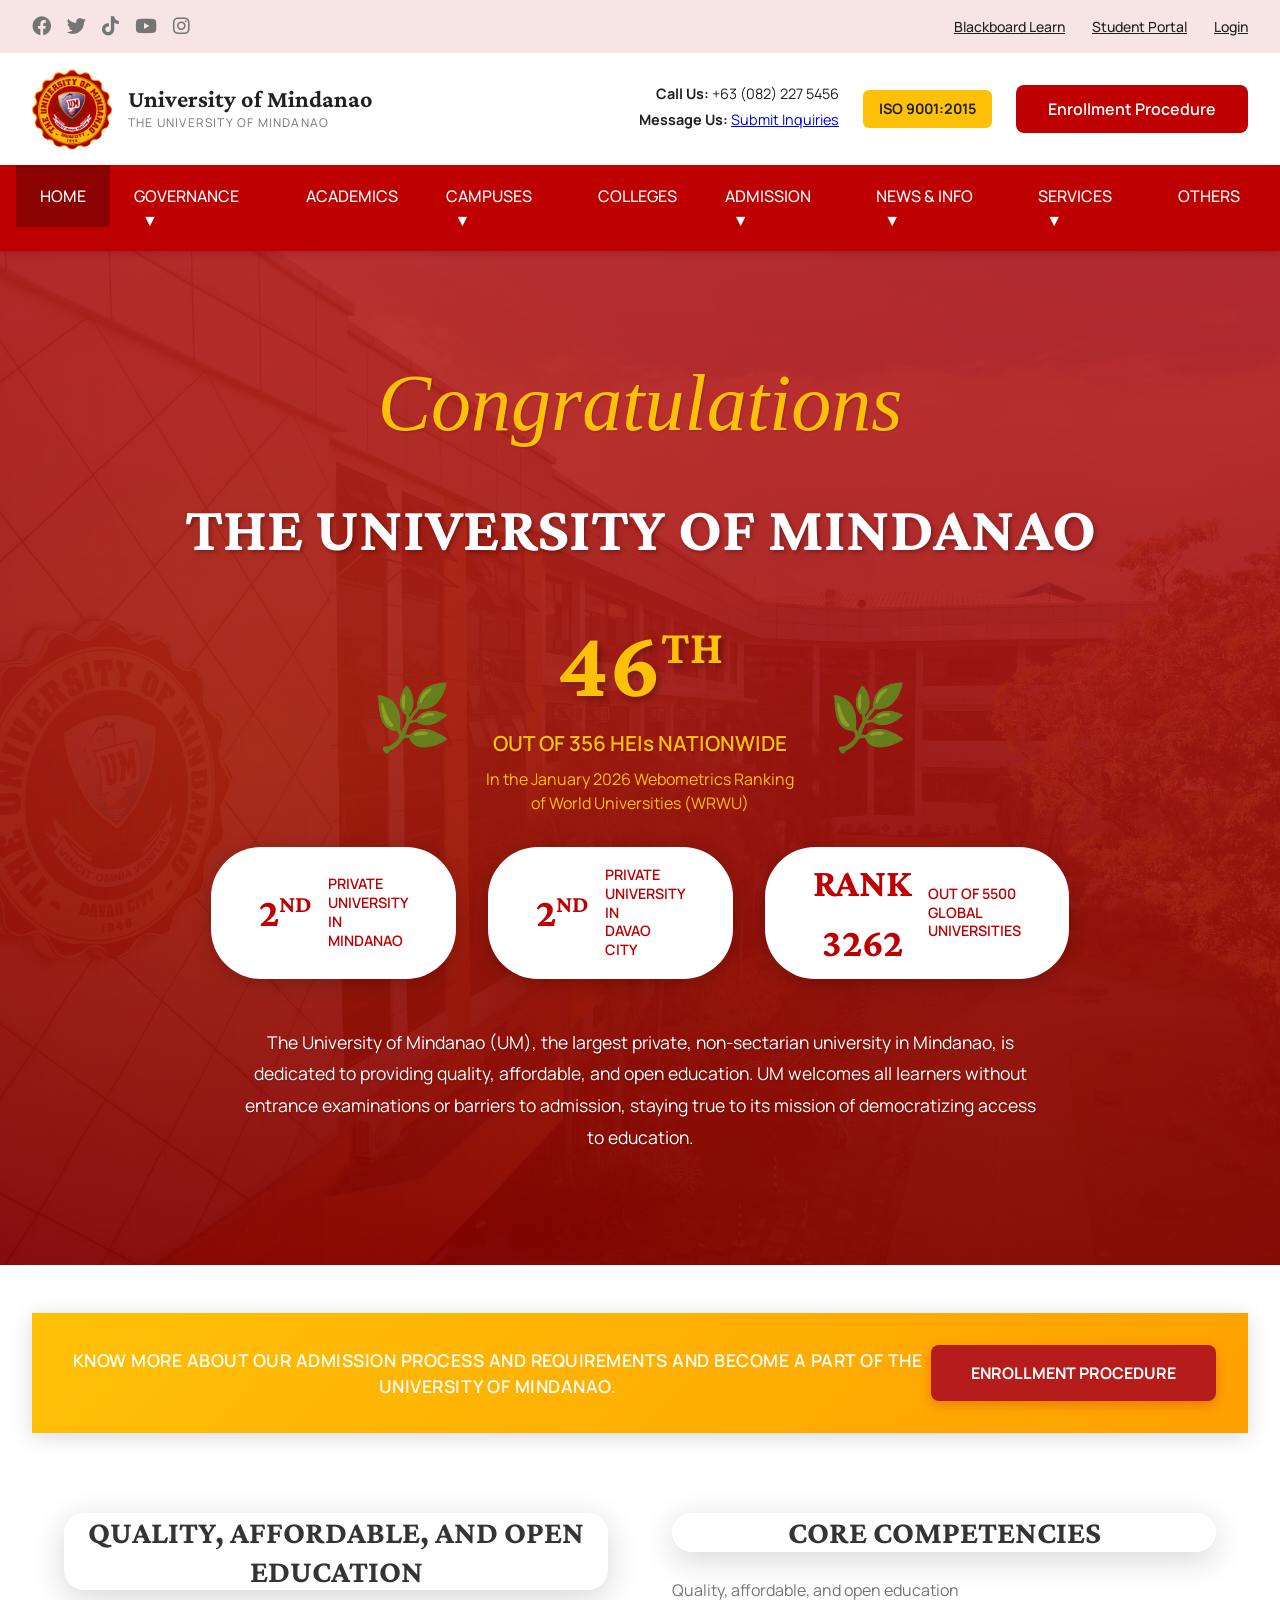
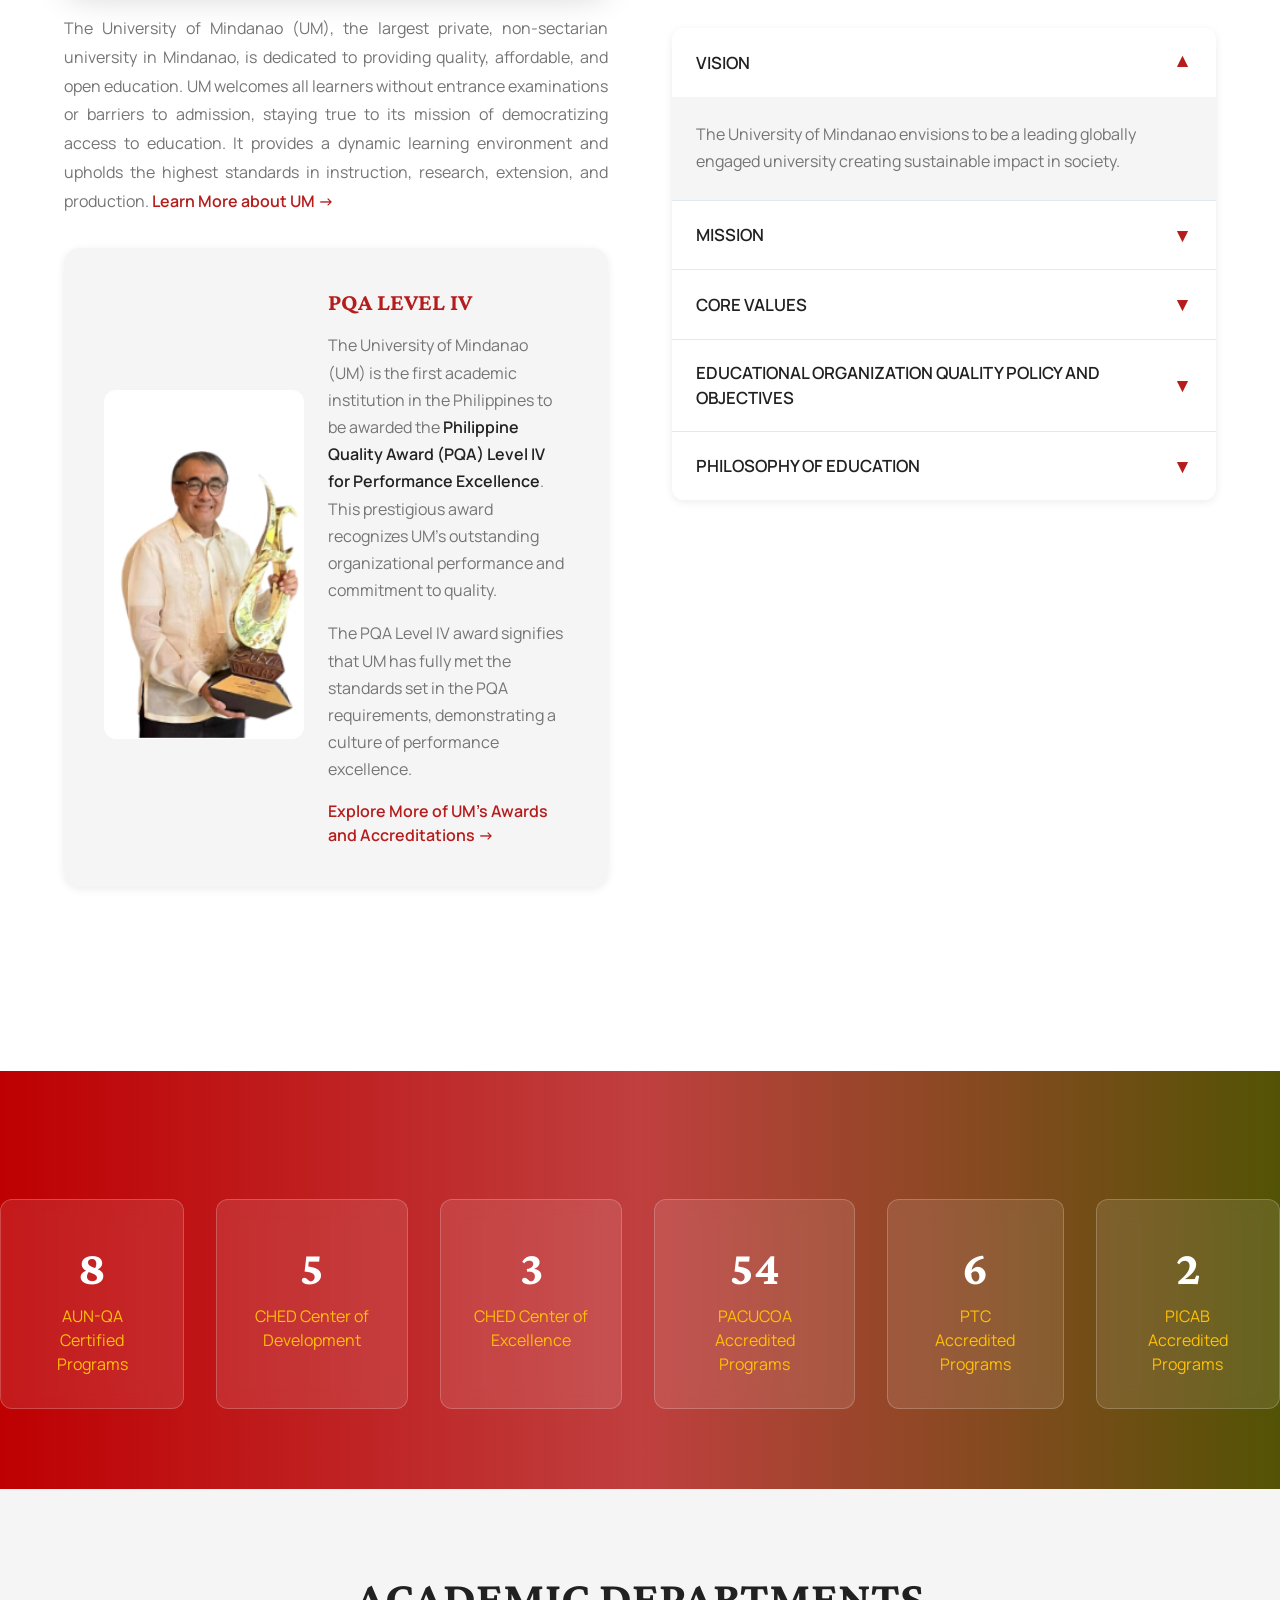
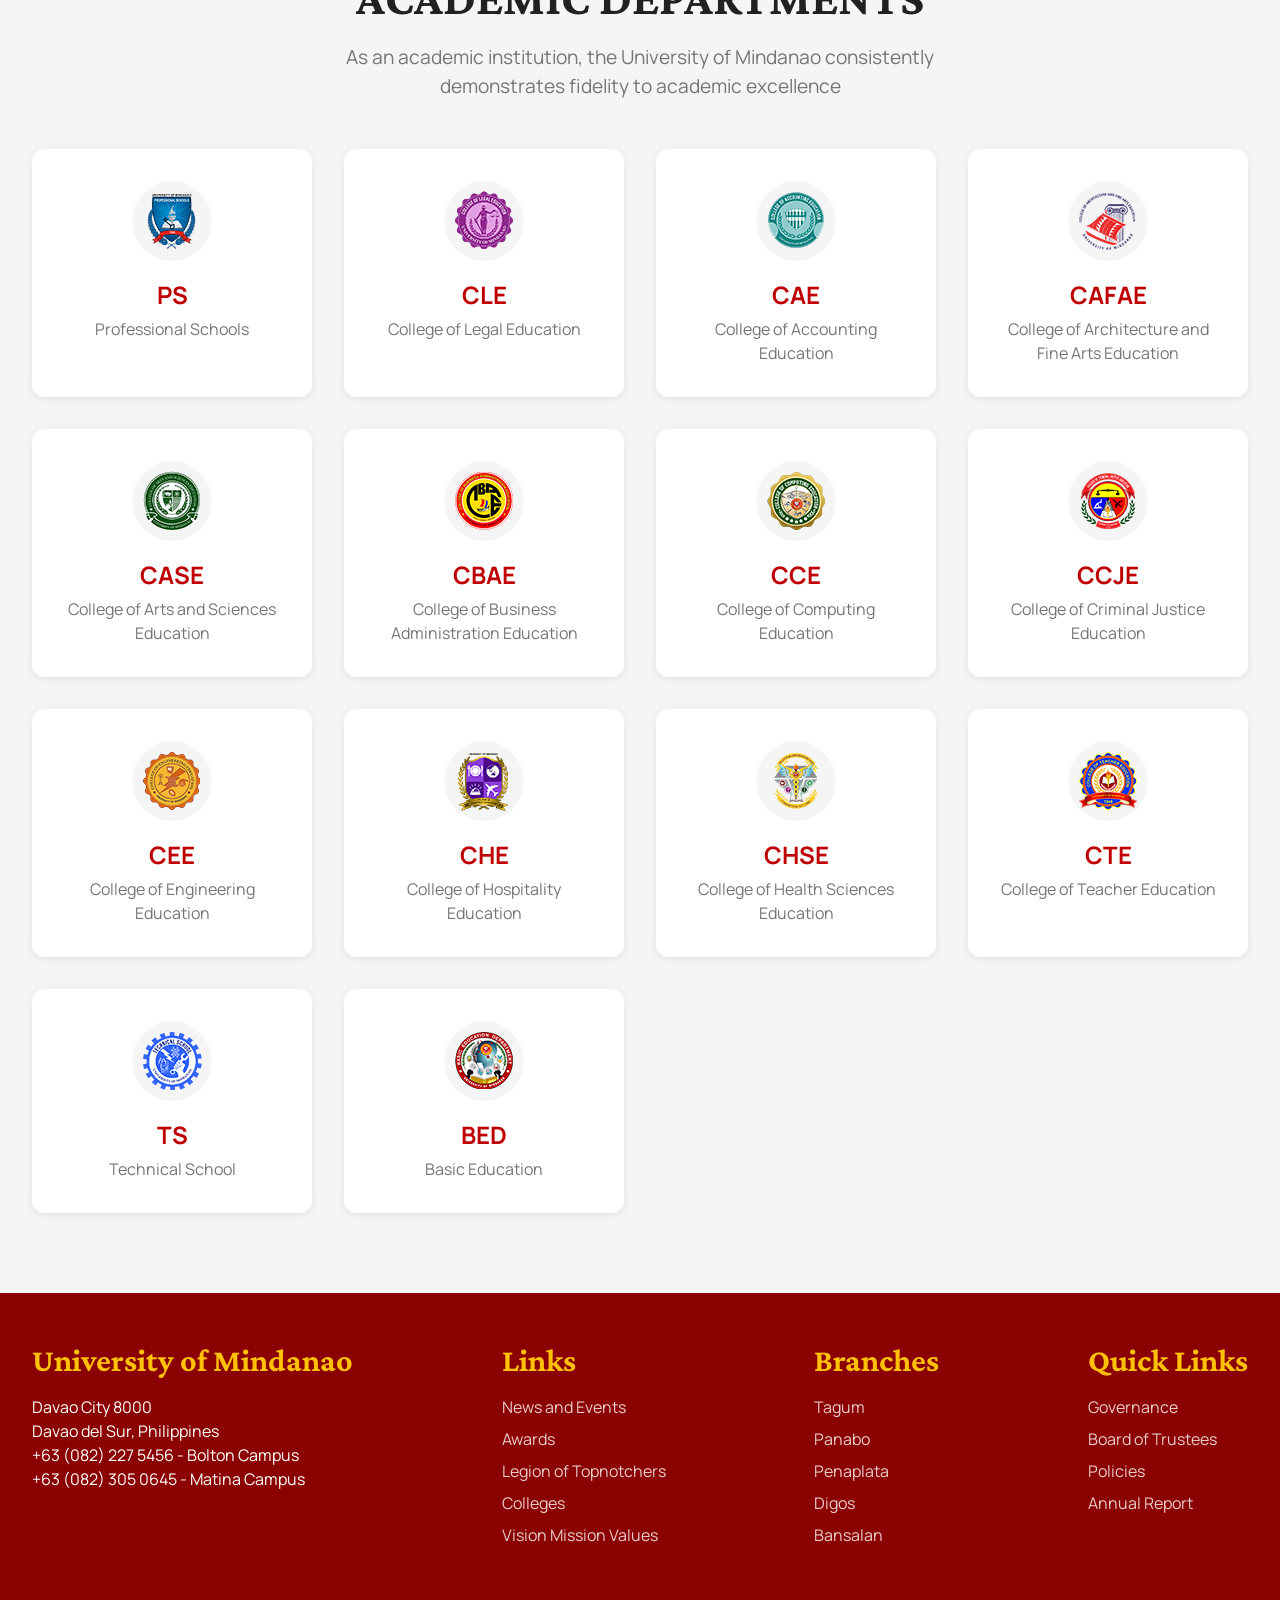
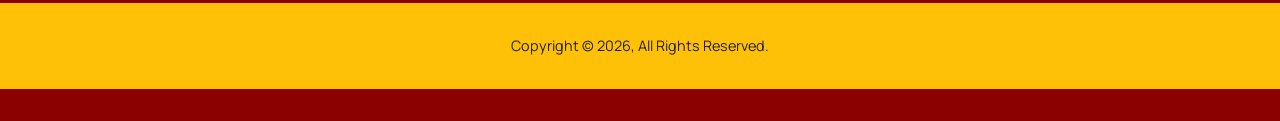
<file: index.html>
<!DOCTYPE html>
<html lang="en">

<head>
    <meta charset="UTF-8">
    <meta name="viewport" content="width=device-width, initial-scale=1.0">
    <title>University of Mindanao</title>
    <meta name="description"
        content="The University of Mindanao is the largest private, non-sectarian university in Mindanao, offering quality, affordable, and accessible education since 1946.">
    <link rel="preconnect" href="https://fonts.googleapis.com">
    <link rel="preconnect" href="https://fonts.gstatic.com" crossorigin>
    <link
        href="https://fonts.googleapis.com/css2?family=Crimson+Pro:wght@400;600;700&family=Manrope:wght@400;500;600;700&display=swap"
        rel="stylesheet">
    <link rel="stylesheet" href="https://cdnjs.cloudflare.com/ajax/libs/font-awesome/6.0.0/css/all.min.css">
    <link rel="stylesheet" href="styles.css">
</head>

<body>
    <div class="header-top">
        <div class="header-top-container">
            <div class="social-links">
                <a href="#"><i class="fab fa-facebook"></i></a>
                <a href="#"><i class="fab fa-twitter"></i></a>
                <a href="#"><i class="fab fa-tiktok"></i></a>
                <a href="#"><i class="fab fa-youtube"></i></a>
                <a href="#"><i class="fab fa-instagram"></i></a>
            </div>
            <div class="header-links">
                <a href="#">Blackboard Learn</a>
                <a href="#">Student Portal</a>
                <a href="#">Login</a>
            </div>
        </div>
    </div>

    <div class="header-main">
        <div class="logo-container">
            <a href="index.html" style="display: flex; align-items: center; gap: 1rem; text-decoration: none; color: inherit;">
            <div class="logo-image"></div>
            <div class="logo-text">
                <h1>University of Mindanao</h1>
                <p class="tagline">The University of Mindanao</p>
            </div>
            </a>
        </div>

        <div class="header-actions">
            <div class="contact-info">
                <span class="contact-item"><strong>Call Us:</strong> +63 (082) 227 5456</span>
                <span class="contact-item"><strong>Message Us:</strong> <a href="#">Submit Inquiries</a></span>
            </div>
            <div class="iso-badge">ISO 9001:2015</div>
            <a href="#" class="enroll-btn">Enrollment Procedure</a>
        </div>
    </div>

    <header>
        <nav>
            <div class="nav-container">
                <ul>
                    <li><a href="index.html" class="active">HOME</a></li>
                    <li class="dropdown">
                        <a href="governance.html">GOVERNANCE </a>
                        <div class="dropdown-content">
                            <a href="board_of_trustees.html">BOARD OF TRUSTEES</a>
                            <a href="policies.html">POLICIES</a>
                            <a href="annual_report.html">ANNUAL REPORT</a>
                        </div>
                    </li>
                    <li><a href="#">ACADEMICS</a></li>                    
                    <li class="dropdown">
                        <a href="">CAMPUSES</a>
                        <div class="dropdown-content">
                            <a href="https://umindanao.edu.ph/redirect/umbansalan">UM BANSALAN</a>
                            <a href="https://umindanao.edu.ph/redirect/umdigos">UM DIGOS</a>
                            <a href="https://umindanao.edu.ph/redirect/umpanabo">UM PANABO</a>
                            <a href="https://umindanao.edu.ph/redirect/umpenaplata">UM PEÑAPLATA</a>
                            <a href="https://umindanao.edu.ph/redirect/umtagum">UM TAGUM</a>
                    </li>
                    <li><a href="colleges.html">COLLEGES</a></li>
                    <li class="dropdown">
                        <a href="#">ADMISSION</a>
                        <div class="dropdown-content">
                            <a href="admission.html">REQUIREMENTS</a>
                            <a href="admission.html">REGISTRATION GUIDELINES</a>
                            <a href="admission.html">GRADING SYSTEM</a>
                            <a href="admission.html">ENROLLMENT PROCEDURE</a>
                        </div>
                    </li>
                    <li class="dropdown">
                        <a href="#">NEWS & INFO</a>
                        <div class="dropdown-content">
                            <a href="index.html">NEWS & EVENTS</a>
                            <a href="index.html">STUDENT ACTIVITIES</a>
                            <a href="index.html">ACCREDITATIONS & AWARDS</a>
                            <a href="index.html">LEGION OF TOPNOTCHERS</a>
                            <a href="index.html">FREQUENTLY ASKED QUESTIONS</a>
                        </div>
                    </li>
                    <li class="dropdown">
                        <a href="#">SERVICES</a>
                        <div class="dropdown-content">
                            <a href="index.html">INTERNATIONALIZATION</a>
                            <a href="index.html">SCHOLARSHIP</a>
                            <a href="index.html">ACADEMIC SUPPORT</a>
                            <a href="index.html">NEWS & EVENTS</a>
                            <a href="index.html">STUDENT ACTIVITIES</a>
                            <a href="index.html">ACCREDITATIONS & AWARDS</a>
                            <a href="index.html">LEGION OF TOPNOTCHERS</a>
                            <a href="index.html">FREQUENTLY ASKED QUESTIONS</a>
                            <a href="index.html">NEWS & EVENTS</a>
                            <a href="index.html">STUDENT ACTIVITIES</a>
                            <a href="index.html">ACASDASDS</a>
                        </div>
                    </li>
                    <li><a href="#">OTHERS</a></li>
                </ul>
            </div>
        </nav>
    </header>

    <main>
        <section class="hero">
            <div class="container">
                <p class="hero-subtitle" style="font-size: 5rem; margin-bottom: 1rem;">Congratulations</p>
                <h1>THE UNIVERSITY OF MINDANAO</h1>

                <div class="achievement-banner">
                    <div style="display: flex; align-items: center; justify-content: center;">
                        <span class="laurel-icon">🌿</span>
                        <div>
                            <div class="achievement-rank">46<sup>TH</sup></div>
                            <div class="achievement-text">OUT OF 356 HEIs NATIONWIDE</div>
                            <div class="achievement-subtext">In the January 2026 Webometrics Ranking of World
                                Universities (WRWU)</div>
                        </div>
                        <span class="laurel-icon">🌿</span>
                    </div>

                    <div class="ranking-badges">
                        <div class="ranking-badge">
                            <div class="ranking-number">2<sup>ND</sup></div>
                            <div class="ranking-text">PRIVATE<br>UNIVERSITY IN<br>MINDANAO</div>
                        </div>
                        <div class="ranking-badge">
                            <div class="ranking-number">2<sup>ND</sup></div>
                            <div class="ranking-text">PRIVATE<br>UNIVERSITY IN<br>DAVAO CITY</div>
                        </div>
                        <div class="ranking-badge">
                            <div class="ranking-number">RANK<br>3262</div>
                            <div class="ranking-text">OUT OF 5500<br>GLOBAL<br>UNIVERSITIES</div>
                        </div>
                    </div>
                </div>

                <p style="font-size: 1.1rem; max-width: 800px; margin: 2rem auto;">The University of Mindanao (UM), the
                    largest private, non-sectarian university in Mindanao, is dedicated to providing quality,
                    affordable, and open education. UM welcomes all learners without entrance examinations or barriers
                    to admission, staying true to its mission of democratizing access to education.</p>

                
            </div>
        </section>

        <section class="section-light">
            <div class="container">
                <!-- CTA Banner (Goes right after hero section) -->
                <div class="cta-banner">
                    <div class="cta-content">
                        KNOW MORE ABOUT OUR ADMISSION PROCESS AND REQUIREMENTS AND BECOME A PART OF THE UNIVERSITY OF
                        MINDANAO.
                    </div>
                    <a href="#" class="cta-btn">ENROLLMENT PROCEDURE</a>
                </div>

                <!-- Main Content Section -->
                <section class="section-light">
                    <div class="container">
                        <div class="two-column-section">
                            <!-- Left Column: Quality, Affordable Education -->
                            <div class="content-column">
                                <h2>QUALITY, AFFORDABLE, AND OPEN EDUCATION</h2>
                                <p class="content-text">The University of Mindanao (UM), the largest private,
                                    non-sectarian university in Mindanao, is dedicated to providing quality, affordable,
                                    and open education. UM welcomes all learners without entrance examinations or
                                    barriers to admission, staying true to its mission of democratizing access to
                                    education. It provides a dynamic learning environment and upholds the highest
                                    standards in instruction, research, extension, and production. <a href="#" class="learn-more-link">Learn More about UM →</a></p>

                                <!-- PQA Level IV Section -->
                                <div class="pqa-section">
                                    <div class="pqa-image">
                                        <img src="./images/Screenshot 2026-02-16 194105.png"
                                            alt="PQA Level IV Award">
                                    </div>
                                    <div class="pqa-content">
                                        <h3>PQA LEVEL IV</h3>
                                        <p>The University of Mindanao (UM) is the first academic institution in the
                                            Philippines to be awarded the <span class="pqa-highlight">Philippine Quality
                                                Award (PQA) Level IV for Performance Excellence</span>. This prestigious
                                            award recognizes UM's outstanding organizational performance and commitment
                                            to quality.</p>
                                        <p>The PQA Level IV award signifies that UM has fully met the standards set in
                                            the PQA requirements, demonstrating a culture of performance excellence.</p>
                                        <a href="#" class="learn-more-link">Explore More of UM's Awards and
                                            Accreditations →</a>
                                    </div>
                                </div>
                            </div>

                            <!-- Right Column: Core Competencies with Accordion -->
                            <div class="content-column">
                                <h2>CORE COMPETENCIES</h2>
                                <p class="content-text">Quality, affordable, and open education</p>
                                <div class="accordion">
                                    <!-- Vision - Open by default -->
                                    <details class="accordion-item" open>
                                        <summary class="accordion-header">
                                            <span>VISION</span>
                                            <span class="accordion-icon">▼</span>
                                        </summary>
                                        <div class="accordion-content">
                                            <div class="accordion-body">
                                                The University of Mindanao envisions to be a leading globally engaged
                                                university creating sustainable impact in society.
                                            </div>
                                        </div>
                                    </details>

                                    <!-- Mission -->
                                    <details class="accordion-item">
                                        <summary class="accordion-header">
                                            <span>MISSION</span>
                                            <span class="accordion-icon">▼</span>
                                        </summary>
                                        <div class="accordion-content">
                                            <div class="accordion-body">
                                                The University of Mindanao seeks to provide a dynamic learning
                                                environment through the highest standard of instruction, research,
                                                extension, and production in a private non-sectarian institution
                                                committed to democratizing access to education.
                                            </div>
                                        </div>
                                    </details>

                                    <!-- Core Values -->
                                    <details class="accordion-item">
                                        <summary class="accordion-header">
                                            <span>CORE VALUES</span>
                                            <span class="accordion-icon">▼</span>
                                        </summary>
                                        <div class="accordion-content">
                                            <div class="accordion-body">
                                                <p><strong>Excellence:</strong> We are committed to world-class customer
                                                    service and quality as we excel for the mutual success of our
                                                    stakeholders.</p>
                                                <p><strong>Honesty and Integrity:</strong> Our organization establishes
                                                    utmost trust and ensures transparency in dealing with our
                                                    stakeholders.</p>
                                                <p><strong>Innovation:</strong> We always think outside the box to be of
                                                    prime service to our stakeholders.</p>
                                                <p><strong>Teamwork:</strong> We believe that the whole is greater than
                                                    the sum of its parts.</p>
                                            </div>
                                        </div>
                                    </details>

                                    <!-- Educational Organization Quality Policy -->
                                    <details class="accordion-item">
                                        <summary class="accordion-header">
                                            <span>EDUCATIONAL ORGANIZATION QUALITY POLICY AND OBJECTIVES</span>
                                            <span class="accordion-icon">▼</span>
                                        </summary>
                                        <div class="accordion-content">
                                            <div class="accordion-body">
                                                The University of Mindanao is committed to providing quality education
                                                through continuous improvement of our processes and services, ensuring
                                                compliance with applicable standards and regulations.
                                            </div>
                                        </div>
                                    </details>

                                    <!-- Philosophy of Education -->
                                    <details class="accordion-item">
                                        <summary class="accordion-header">
                                            <span>PHILOSOPHY OF EDUCATION</span>
                                            <span class="accordion-icon">▼</span>
                                        </summary>
                                        <div class="accordion-content">
                                            <div class="accordion-body">
                                                Transformative education through polishing diamonds in the rough.
                                            </div>
                                        </div>
                                    </details>
                                </div>
                            </div>
                        </div>
                    </div>
                </section>
        </section>

        <section class="section-red">
            <div class="stats-grid">
                    <div class="stat-card">
                        <span class="stat-number">8</span>
                        <span class="stat-label">AUN-QA Certified Programs</span>
                    </div>
                    <div class="stat-card">
                        <span class="stat-number">5</span>
                        <span class="stat-label">CHED Center of Development</span>
                    </div>
                    <div class="stat-card">
                        <span class="stat-number">3</span>
                        <span class="stat-label">CHED Center of Excellence</span>
                    </div>
                    <div class="stat-card">
                        <span class="stat-number">54</span>
                        <span class="stat-label">PACUCOA Accredited Programs</span>
                    </div>
                    <div class="stat-card">
                        <span class="stat-number">6</span>
                        <span class="stat-label">PTC Accredited Programs</span>
                    </div>
                    <div class="stat-card">
                        <span class="stat-number">2</span>
                        <span class="stat-label">PICAB Accredited Programs</span>
                    </div>
                </div>
        </section>

        <section class="section-gray">
            <div class="container">
                <div class="section-header">
                    <h2>ACADEMIC DEPARTMENTS</h2>
                    <p class="section-subtitle">As an academic institution, the University of Mindanao consistently
                        demonstrates fidelity to academic excellence</p>
                </div>

                <div class="college-grid">
                    <div class="college-card">
                        <div class="college-logo">
                            <img src="./images/ps.png" alt="">
                        </div>
                        <span class="college-abbr">PS</span>
                        <p class="college-name">Professional Schools</p>
                    </div>

                    <div class="college-card">
                        <div class="college-logo">
                            <img src="./images/cle.png" alt="">
                        </div>
                        <span class="college-abbr">CLE</span>
                        <p class="college-name">College of Legal Education</p>
                    </div>

                    <div class="college-card">
                        <div class="college-logo">
                            <img src="./images/cae.png" alt="">
                        </div>
                        <span class="college-abbr">CAE</span>
                        <p class="college-name">College of Accounting Education</p>
                    </div>

                    <div class="college-card">
                        <div class="college-logo">
                            <img src="./images/cafae.png" alt="">
                        </div>
                        <span class="college-abbr">CAFAE</span>
                        <p class="college-name">College of Architecture and Fine Arts Education</p>
                    </div>

                    <div class="college-card">
                        <div class="college-logo">
                            <img src="./images/case.png" alt="">
                        </div>
                        <span class="college-abbr">CASE</span>
                        <p class="college-name">College of Arts and Sciences Education</p>
                    </div>

                    <div class="college-card">
                        <div class="college-logo">
                            <img src="./images/cbae.png" alt="">
                        </div>
                        <span class="college-abbr">CBAE</span>
                        <p class="college-name">College of Business Administration Education</p>
                    </div>

                    <div class="college-card">
                        <div class="college-logo">
                            <img src="./images/cce.png" alt="">
                        </div>
                        <span class="college-abbr">CCE</span>
                        <p class="college-name">College of Computing Education</p>
                    </div>

                    <div class="college-card">
                        <div class="college-logo">
                            <img src="./images/ccje.png" alt="">
                        </div>
                        <span class="college-abbr">CCJE</span>
                        <p class="college-name">College of Criminal Justice Education</p>
                    </div>

                    <div class="college-card">
                        <div class="college-logo">
                            <img src="./images/cee.png" alt="">
                        </div>
                        <span class="college-abbr">CEE</span>
                        <p class="college-name">College of Engineering Education</p>
                    </div>

                    <div class="college-card">
                        <div class="college-logo">
                            <img src="./images/che.png" alt="">
                        </div>
                        <span class="college-abbr">CHE</span>
                        <p class="college-name">College of Hospitality Education</p>
                    </div>

                    <div class="college-card">
                        <div class="college-logo">
                            <img src="./images/chse.png" alt="">
                        </div>
                        <span class="college-abbr">CHSE</span>
                        <p class="college-name">College of Health Sciences Education</p>
                    </div>

                    <div class="college-card">
                        <div class="college-logo">
                            <img src="./images/cte.png" alt="">
                        </div>
                        <span class="college-abbr">CTE</span>
                        <p class="college-name">College of Teacher Education</p>
                    </div>

                    <div class="college-card">
                        <div class="college-logo">
                            <img src="./images/ts.png" alt="">
                        </div>
                        <span class="college-abbr">TS</span>
                        <p class="college-name">Technical School</p>
                    </div>

                    <div class="college-card">
                        <div class="college-logo">
                            <img src="./images/bed.png" alt="">
                        </div>
                        <span class="college-abbr">BED</span>
                        <p class="college-name">Basic Education</p>
                    </div>
                </div>
            </div>
        </section>

    </main>

    <footer>
        <div class="footer-content">
            <div class="footer-section">
                <h3>University of Mindanao</h3>
                <p>Davao City 8000</p>
                <p>Davao del Sur, Philippines</p>
                <p>+63 (082) 227 5456 - Bolton Campus</p>
                <p>+63 (082) 305 0645 - Matina Campus</p>
            </div>

            <div class="footer-section">
                <h3>Links</h3>
                <a href="#">News and Events</a>
                <a href="#">Awards</a>
                <a href="#">Legion of Topnotchers</a>
                <a href="colleges.html">Colleges</a>
                <a href="#">Vision Mission Values</a>
            </div>

            <div class="footer-section">
                <h3>Branches</h3>
                <a href="#">Tagum</a>
                <a href="#">Panabo</a>
                <a href="#">Penaplata</a>
                <a href="#">Digos</a>
                <a href="#">Bansalan</a>
            </div>

            <div class="footer-section">
                <h3>Quick Links</h3>
                <a href="governance.html">Governance</a>
                <a href="board_of_trustees.html">Board of Trustees</a>
                <a href="policies.html">Policies</a>
                <a href="annual_report.html">Annual Report</a>
            </div>
        </div>

        <div class="footer-bottom">
            <p>Copyright © 2026, All Rights Reserved.</p>
        </div>
    </footer>
</body>

</html>



<!-- <div class="container">
                <div class="section-header">
                    <h2 style="color: white;">PQA LEVEL IV</h2>
                    <p class="section-subtitle">First Academic Institution in the Philippines</p>
                </div>

                <div style="max-width: 900px; margin: 0 auto; text-align: center;">
                    <p style="font-size: 1.2rem; line-height: 1.8;">
                        The University of Mindanao (UM) is the <strong>first academic institution in the
                            Philippines</strong> to be awarded the Philippine Quality Award (PQA) Level IV for
                        Performance Excellence. This prestigious award recognizes UM's outstanding organizational
                        performance and commitment to quality.
                    </p>
                </div>
            </div> -->
</file>
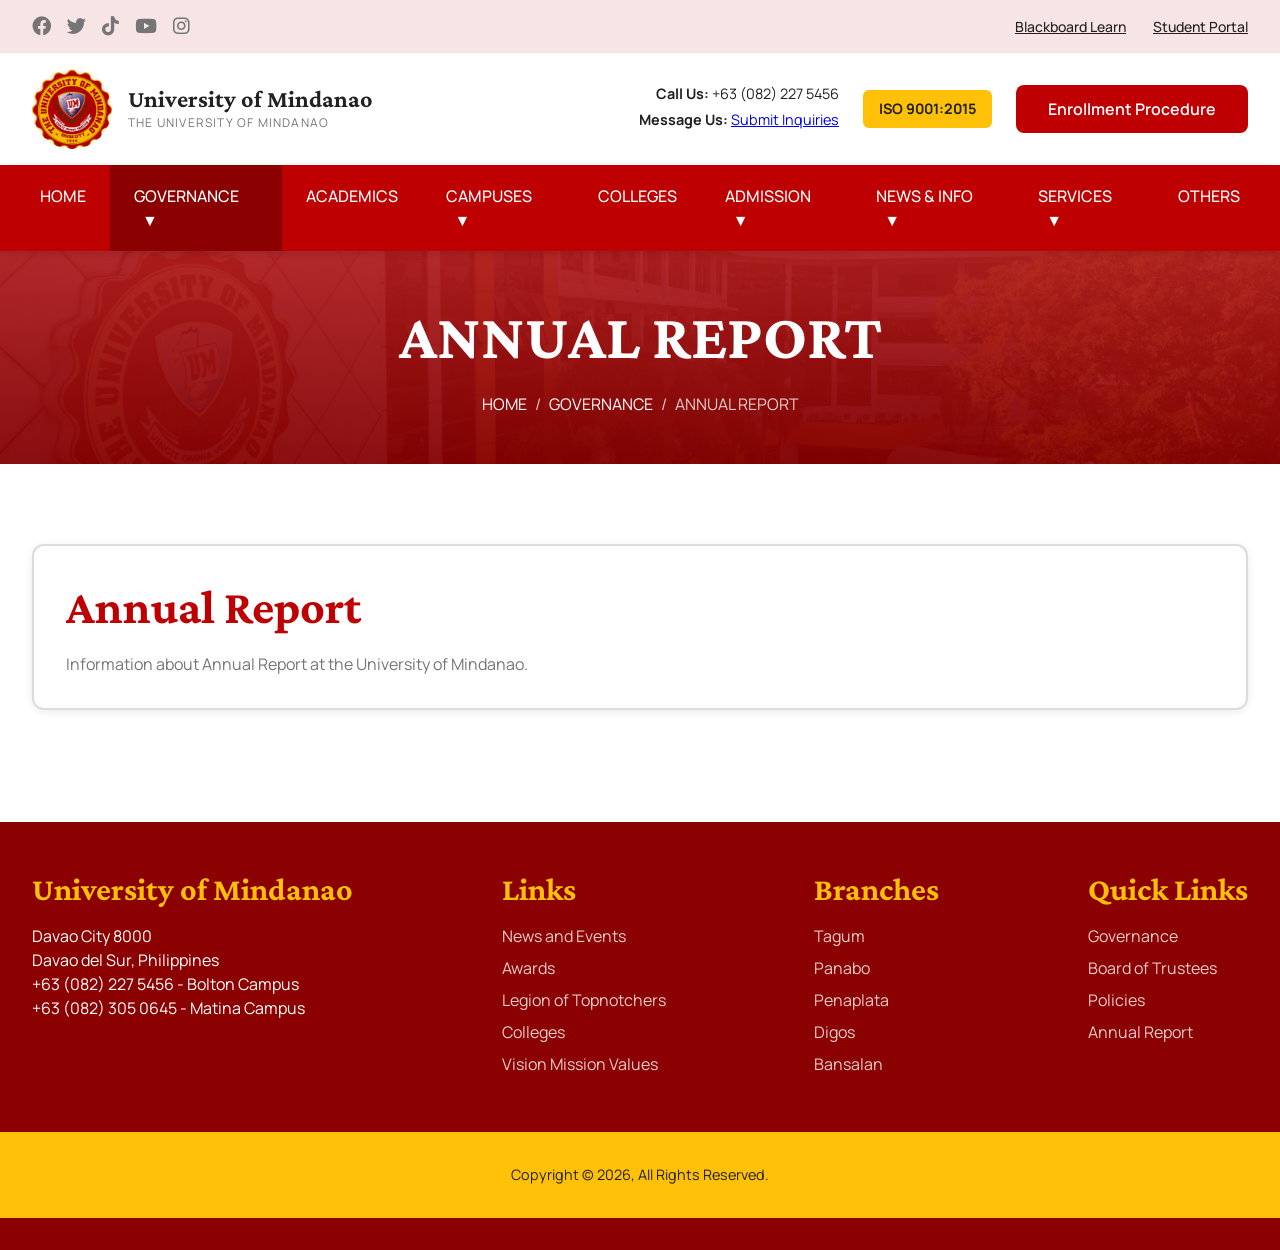
<file: annual_report.html>
<!DOCTYPE html>
<html lang="en">
<head>
    <meta charset="UTF-8">
    <meta name="viewport" content="width=device-width, initial-scale=1.0">
    <title>Annual Report - University of Mindanao</title>
    <link href="https://fonts.googleapis.com/css2?family=Crimson+Pro:wght@400;600;700&family=Manrope:wght@400;500;600;700&display=swap" rel="stylesheet">
    <link rel="stylesheet" href="https://cdnjs.cloudflare.com/ajax/libs/font-awesome/6.0.0/css/all.min.css">
    <link rel="stylesheet" href="styles.css">
</head>
<body>
    <div class="header-top">
        <div class="header-top-container">
            <div class="social-links">
                <a href="#"><i class="fab fa-facebook"></i></a>
                <a href="#"><i class="fab fa-twitter"></i></a>
                <a href="#"><i class="fab fa-tiktok"></i></a>
                <a href="#"><i class="fab fa-youtube"></i></a>
                <a href="#"><i class="fab fa-instagram"></i></a>
            </div>
            <div class="header-links">
                <a href="#">Blackboard Learn</a>
                <a href="#">Student Portal</a>
            </div>
        </div>
    </div>

        <div class="header-main">
            <div class="logo-container">
                <div class="logo-image"></div>
                <div class="logo-text">
                    <h1>University of Mindanao</h1>
                    <p class="tagline">The University of Mindanao</p>
                </div>
            </div>
            <div class="header-actions">
                <div class="contact-info">
                    <span class="contact-item"><strong>Call Us:</strong> +63 (082) 227 5456</span>
                    <span class="contact-item"><strong>Message Us:</strong> <a href="#">Submit Inquiries</a></span>
                </div>
                <div class="iso-badge">ISO 9001:2015</div>
                <a href="#" class="enroll-btn">Enrollment Procedure</a>
            </div>
        </div>
    
<header>
    <nav>
        <div class="nav-container">
            <ul>
                <li><a href="index.html">HOME</a></li>
                <li class="dropdown">
                    <a href="governance.html" class="active">GOVERNANCE </a>
                    <div class="dropdown-content">
                        <a href="board_of_trustees.html">BOARD OF TRUSTEES</a>
                        <a href="policies.html">POLICIES</a>
                        <a href="annual_report.html">ANNUAL REPORT</a>
                    </div>
                </li>
                <li><a href="#">ACADEMICS</a></li>
                <li class="dropdown">
                        <a href="">CAMPUSES</a>
                        <div class="dropdown-content">
                            <a href="https://umindanao.edu.ph/redirect/umbansalan">UM BANSALAN</a>
                            <a href="https://umindanao.edu.ph/redirect/umdigos">UM DIGOS</a>
                            <a href="https://umindanao.edu.ph/redirect/umpanabo">UM PANABO</a>
                            <a href="https://umindanao.edu.ph/redirect/umpenaplata">UM PEÑAPLATA</a>
                            <a href="https://umindanao.edu.ph/redirect/umtagum">UM TAGUM</a>
                    </li>
                <li><a href="colleges.html">COLLEGES</a></li>
                <li class="dropdown">
                        <a href="#">ADMISSION</a>
                        <div class="dropdown-content">
                            <a href="admission.html">REQUIREMENTS</a>
                            <a href="admission.html">REGISTRATION GUIDELINES</a>
                            <a href="admission.html">GRADING SYSTEM</a>
                            <a href="admission.html">ENROLLMENT PROCEDURE</a>
                        </div>
                    </li>
                <li class="dropdown">
                        <a href="#">NEWS & INFO</a>
                        <div class="dropdown-content">
                            <a href="index.html">NEWS & EVENTS</a>
                            <a href="index.html">STUDENT ACTIVITIES</a>
                            <a href="index.html">ACCREDITATIONS & AWARDS</a>
                            <a href="index.html">LEGION OF TOPNOTCHERS</a>
                            <a href="index.html">FREQUENTLY ASKED QUESTIONS</a>
                        </div>
                    </li>
                <li class="dropdown">
                        <a href="#">SERVICES</a>
                        <div class="dropdown-content">
                            <a href="index.html">INTERNATIONALIZATION</a>
                            <a href="index.html">SCHOLARSHIP</a>
                            <a href="index.html">CURRICULAR GUIDELINES</a>
                            <a href="index.html">STUDENT AFFAIRS</a>
                            <a href="index.html">LIBRARY SERVICES</a>
                            <a href="index.html">RESEARCH AND INNOVATION</a>
                            <a href="index.html">GUIDANCE SERVICES</a>
                            <a href="index.html">CENTER FOR HEALTH SERVICES</a>
                            <a href="index.html">COMMUNITY EXTENSION</a>
                            <a href="index.html">ALUMNI AFFAIRS</a>
                            <a href="index.html">SPORTS CENTER</a>
                        </div>
                    </li>
                <li><a href="#">OTHERS</a></li>
            </ul>
        </div>
    </nav>
</header>
    <main>
        <section class="page-header">
            <div class="container">
                <h1>ANNUAL REPORT</h1>
                <div class="breadcrumb">
                    <a href="index.html">HOME</a> / <a href="governance.html">GOVERNANCE</a> / <span>ANNUAL REPORT</span>
                </div>
            </div>
        </section>

        <section class="section-light">
            <div class="container">
                <div class="content-box">
                    <h2>Annual Report</h2>
                    <p>Information about Annual Report at the University of Mindanao.</p>
                </div>
            </div>
        </section>
    </main>

    <footer>
        <div class="footer-content">
            <div class="footer-section">
                <h3>University of Mindanao</h3>
                <p>Davao City 8000</p>
                <p>Davao del Sur, Philippines</p>
                <p>+63 (082) 227 5456 - Bolton Campus</p>
                <p>+63 (082) 305 0645 - Matina Campus</p>
            </div>

            <div class="footer-section">
                <h3>Links</h3>
                <a href="#">News and Events</a>
                <a href="#">Awards</a>
                <a href="#">Legion of Topnotchers</a>
                <a href="colleges.html">Colleges</a>
                <a href="#">Vision Mission Values</a>
            </div>

            <div class="footer-section">
                <h3>Branches</h3>
                <a href="#">Tagum</a>
                <a href="#">Panabo</a>
                <a href="#">Penaplata</a>
                <a href="#">Digos</a>
                <a href="#">Bansalan</a>
            </div>

            <div class="footer-section">
                <h3>Quick Links</h3>
                <a href="governance.html">Governance</a>
                <a href="board_of_trustees.html">Board of Trustees</a>
                <a href="policies.html">Policies</a>
                <a href="annual_report.html">Annual Report</a>
            </div>
        </div>

        <div class="footer-bottom">
            <p>Copyright © 2026, All Rights Reserved.</p>
        </div>
    </footer>
</body>
</html>
</file>
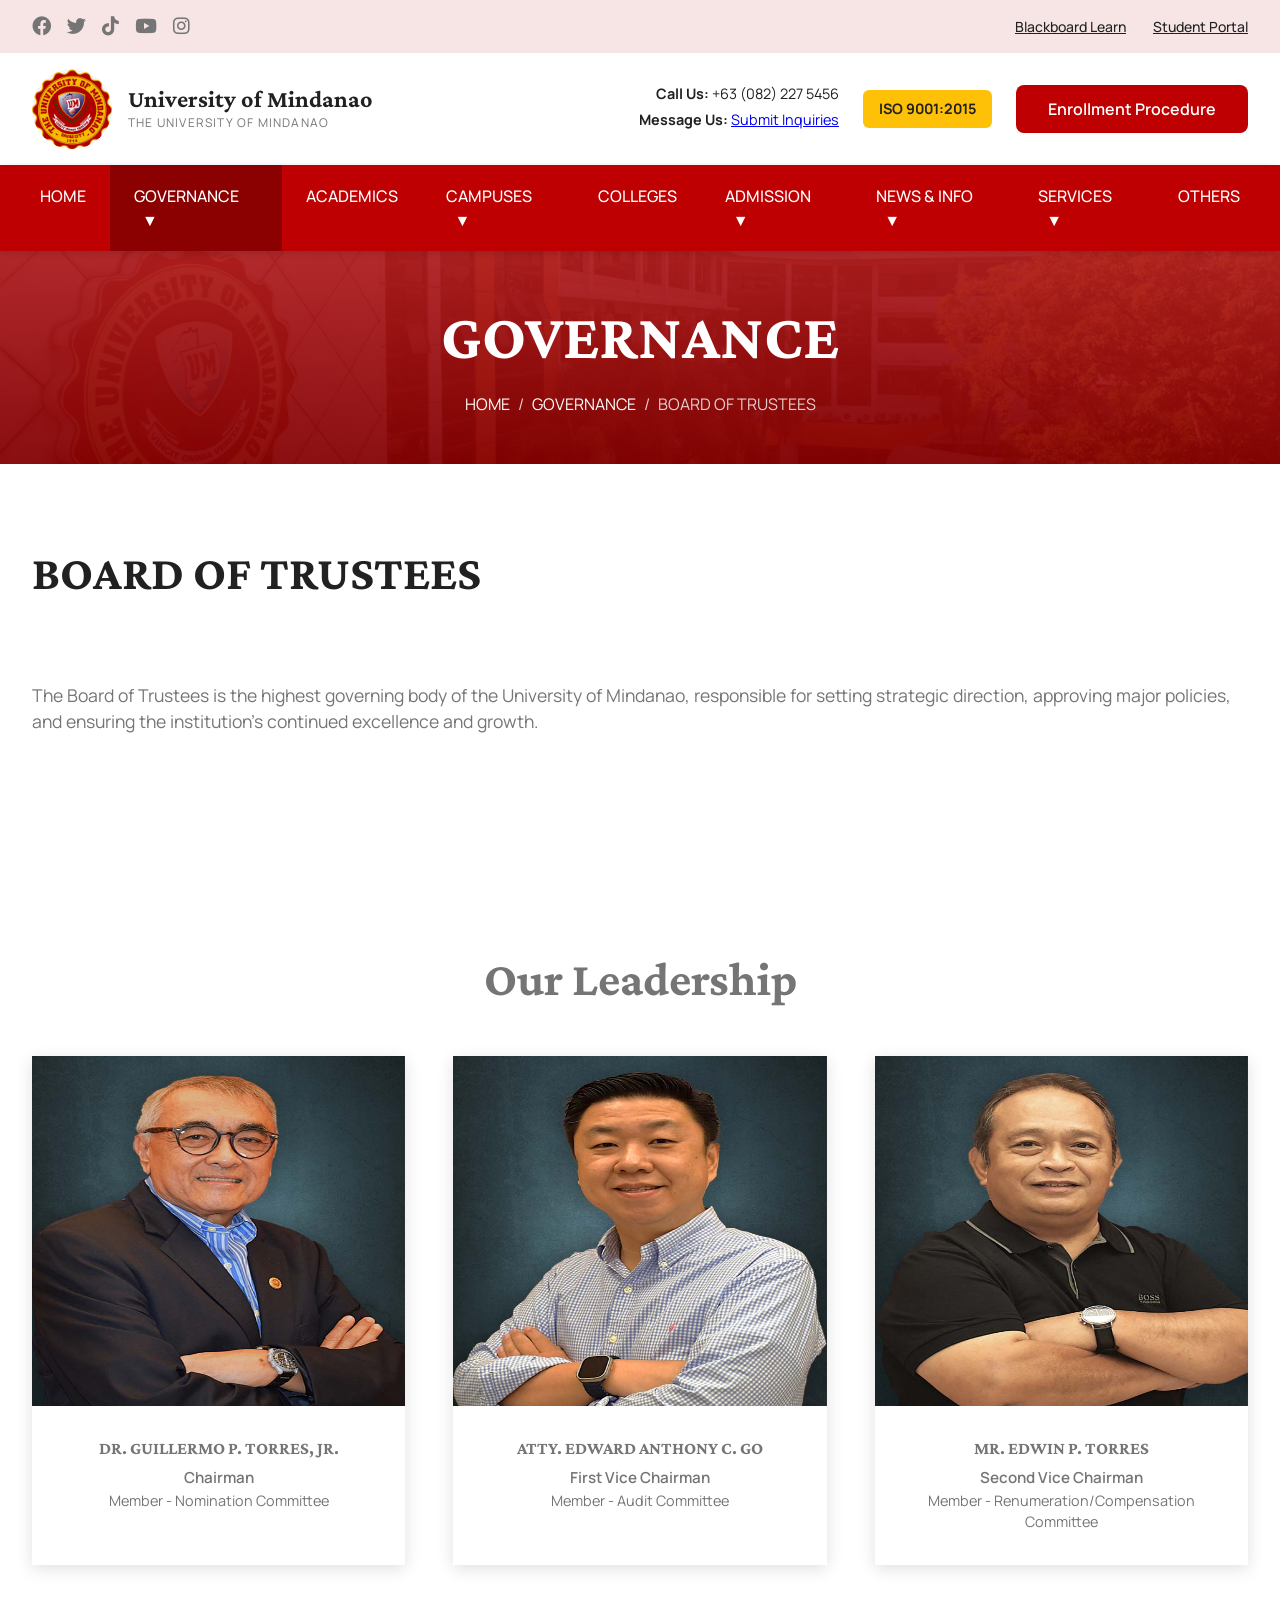
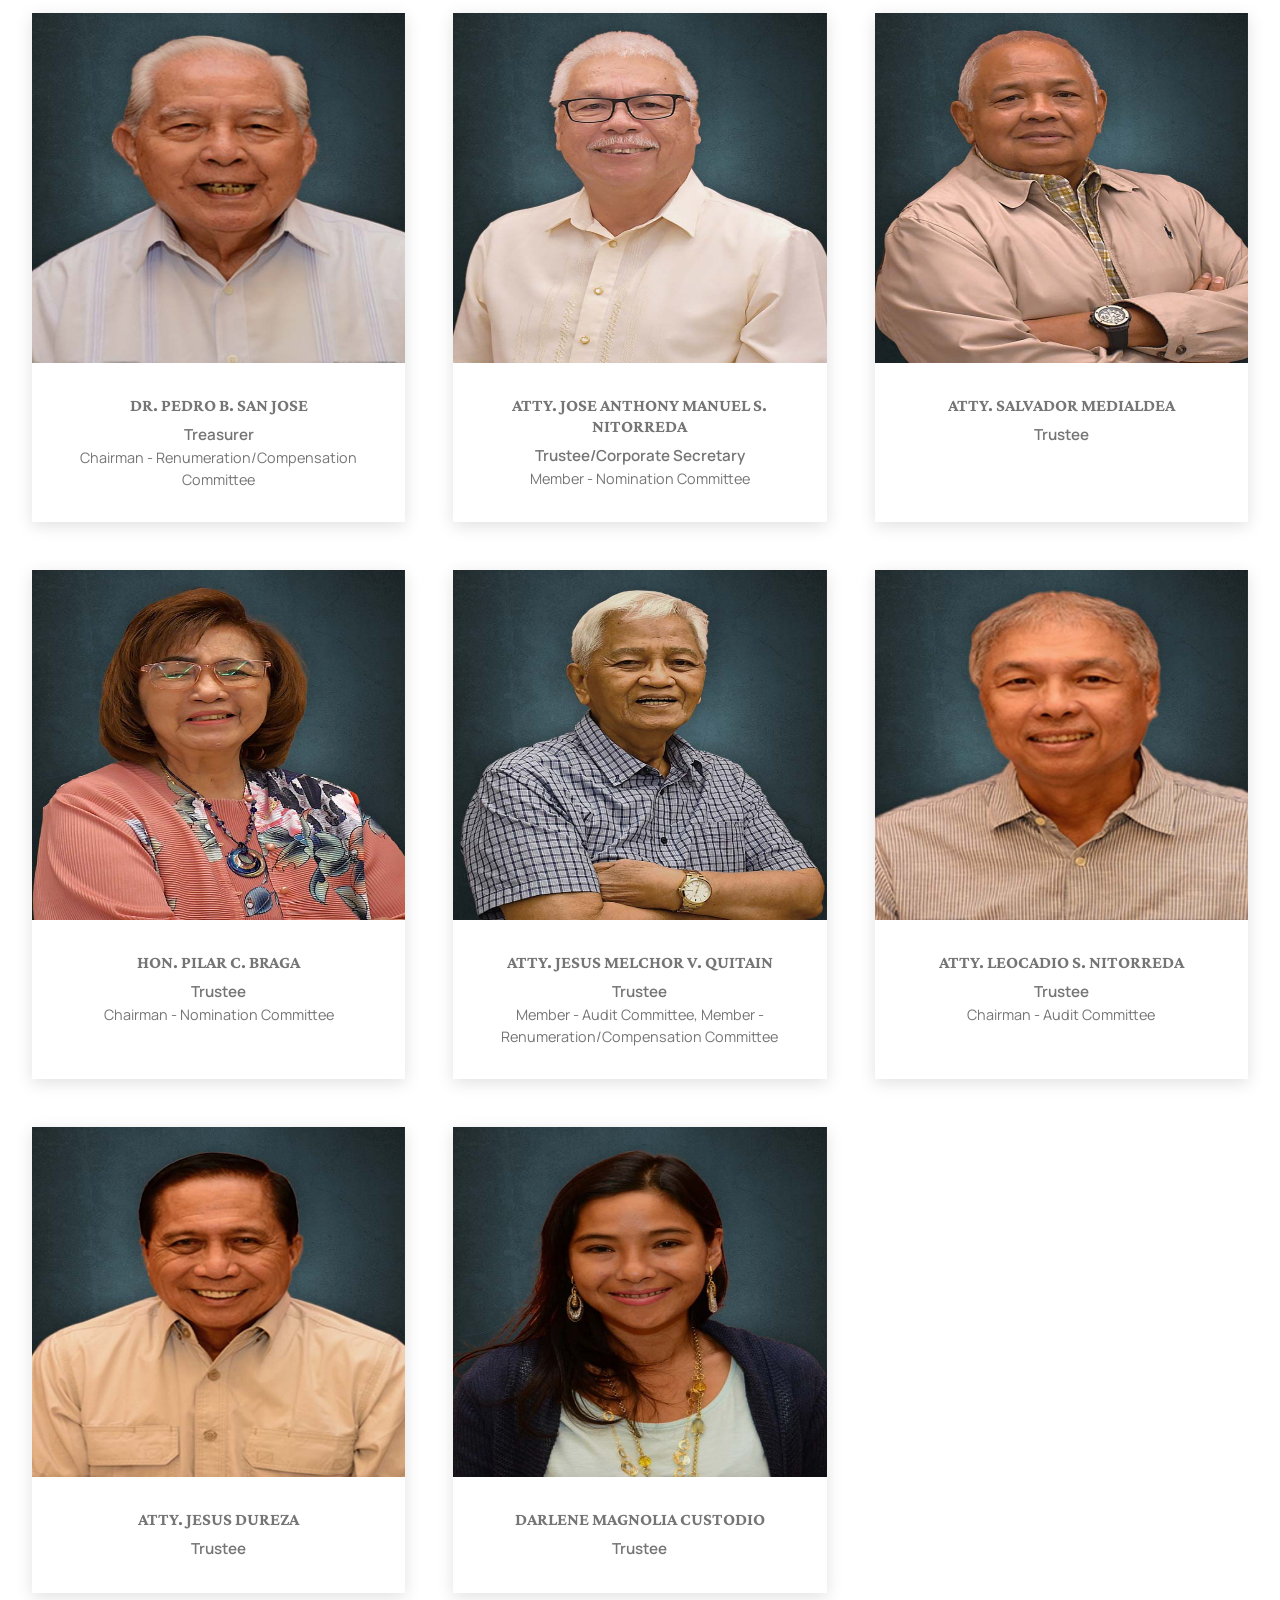
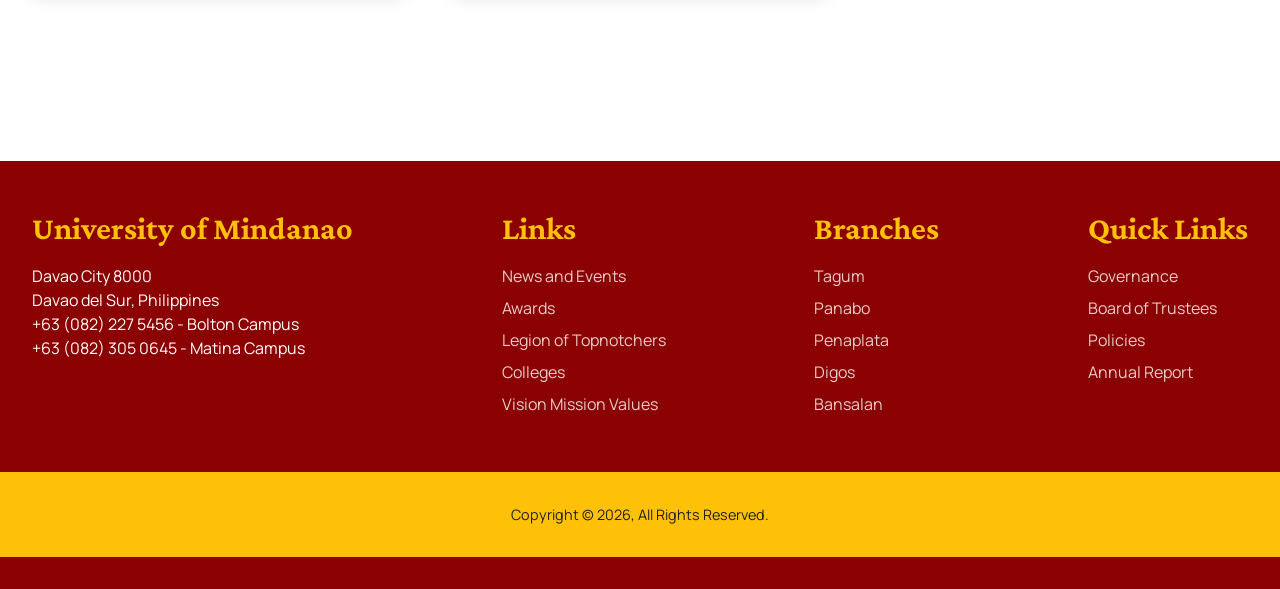
<file: board_of_trustees.html>
<!DOCTYPE html>
<html lang="en">

<head>
    <meta charset="UTF-8">
    <meta name="viewport" content="width=device-width, initial-scale=1.0">
    <title>Board Of Trustees - University of Mindanao</title>
    <link
        href="https://fonts.googleapis.com/css2?family=Crimson+Pro:wght@400;600;700&family=Manrope:wght@400;500;600;700&display=swap"
        rel="stylesheet">
    <link rel="stylesheet" href="https://cdnjs.cloudflare.com/ajax/libs/font-awesome/6.0.0/css/all.min.css">
    <link rel="stylesheet" href="styles.css">
</head>

<body>
    <div class="header-top">
        <div class="header-top-container">
            <div class="social-links">
                <a href="#"><i class="fab fa-facebook"></i></a>
                <a href="#"><i class="fab fa-twitter"></i></a>
                <a href="#"><i class="fab fa-tiktok"></i></a>
                <a href="#"><i class="fab fa-youtube"></i></a>
                <a href="#"><i class="fab fa-instagram"></i></a>
            </div>
            <div class="header-links">
                <a href="#">Blackboard Learn</a>
                <a href="#">Student Portal</a>
            </div>
        </div>
    </div>

    <div class="header-main">
        <div class="logo-container">
            <div class="logo-image"></div>
            <div class="logo-text">
                <h1>University of Mindanao</h1>
                <p class="tagline">The University of Mindanao</p>
            </div>
        </div>
        <div class="header-actions">
            <div class="contact-info">
                    <span class="contact-item"><strong>Call Us:</strong> +63 (082) 227 5456</span>
                    <span class="contact-item"><strong>Message Us:</strong> <a href="#">Submit Inquiries</a></span>
                </div>
            <div class="iso-badge">ISO 9001:2015</div>
            <a href="#" class="enroll-btn">Enrollment Procedure</a>
        </div>
    </div>
    <header>
        <nav>
            <div class="nav-container">
                <ul>
                    <li><a href="index.html">HOME</a></li>
                    <li class="dropdown">
                        <a href="governance.html" class="active">GOVERNANCE </a>
                        <div class="dropdown-content">
                            <a href="board_of_trustees.html">BOARD OF TRUSTEES</a>
                            <a href="policies.html">POLICIES</a>
                            <a href="annual_report.html">ANNUAL REPORT</a>
                        </div>
                    </li>
                    <li><a href="#">ACADEMICS</a></li>
                    <li class="dropdown">
                        <a href="">CAMPUSES</a>
                        <div class="dropdown-content">
                            <a href="https://umindanao.edu.ph/redirect/umbansalan">UM BANSALAN</a>
                            <a href="https://umindanao.edu.ph/redirect/umdigos">UM DIGOS</a>
                            <a href="https://umindanao.edu.ph/redirect/umpanabo">UM PANABO</a>
                            <a href="https://umindanao.edu.ph/redirect/umpenaplata">UM PEÑAPLATA</a>
                            <a href="https://umindanao.edu.ph/redirect/umtagum">UM TAGUM</a>
                    </li>
                    <li><a href="colleges.html">COLLEGES</a></li>
                    <li class="dropdown">
                        <a href="#">ADMISSION</a>
                        <div class="dropdown-content">
                            <a href="admission.html">REQUIREMENTS</a>
                            <a href="admission.html">REGISTRATION GUIDELINES</a>
                            <a href="admission.html">GRADING SYSTEM</a>
                            <a href="admission.html">ENROLLMENT PROCEDURE</a>
                        </div>
                    </li>
                    <li class="dropdown">
                        <a href="#">NEWS & INFO</a>
                        <div class="dropdown-content">
                            <a href="index.html">NEWS & EVENTS</a>
                            <a href="index.html">STUDENT ACTIVITIES</a>
                            <a href="index.html">ACCREDITATIONS & AWARDS</a>
                            <a href="index.html">LEGION OF TOPNOTCHERS</a>
                            <a href="index.html">FREQUENTLY ASKED QUESTIONS</a>
                        </div>
                    </li>
                    <li class="dropdown">
                        <a href="#">SERVICES</a>
                        <div class="dropdown-content">
                            <a href="index.html">INTERNATIONALIZATION</a>
                            <a href="index.html">SCHOLARSHIP</a>
                            <a href="index.html">CURRICULAR GUIDELINES</a>
                            <a href="index.html">STUDENT AFFAIRS</a>
                            <a href="index.html">LIBRARY SERVICES</a>
                            <a href="index.html">RESEARCH AND INNOVATION</a>
                            <a href="index.html">GUIDANCE SERVICES</a>
                            <a href="index.html">CENTER FOR HEALTH SERVICES</a>
                            <a href="index.html">COMMUNITY EXTENSION</a>
                            <a href="index.html">ALUMNI AFFAIRS</a>
                            <a href="index.html">SPORTS CENTER</a>
                        </div>
                    </li>
                    <li><a href="#">OTHERS</a></li>
                </ul>
            </div>
        </nav>
    </header>

    <main>
        <section class="page-header">
            <div class="container">
                <h1>GOVERNANCE</h1>
                <div class="breadcrumb">
                    <a href="index.html">HOME</a> / <a href="governance.html">GOVERNANCE</a> / <span>BOARD OF
                        TRUSTEES</span>
                </div>
            </div>
        </section>

        <section class="section-light">
            <div class="container">
                <h2>BOARD OF TRUSTEES</h2>
            <section class="content-section">

                <p class="intro-text">
                    The Board of Trustees is the highest governing body of the University of Mindanao, 
                    responsible for setting strategic direction, approving major policies, and ensuring 
                    the institution's continued excellence and growth.
                </p>
            </section>

            <!-- Board Members -->
            <section class="content-section">
                <h2 class="section-title">Our Leadership</h2>
                
                <div class="member-grid">
                    <!-- Chairman -->
                    <div class="member-card">
                        <div class="member-photo">
                            <img src="/images/gtorres.jpg" alt="DR. GUILLERMO P. TORRES, JR." style="background-repeat: no-repeat; background-size: cover; width: 100%; height: 100%;">
                        </div>
                        <div class="member-info">
                            <h3 class="member-name">DR. GUILLERMO P. TORRES, JR.</h3>
                            <p class="member-position">Chairman</p>
                            <p class="member-details">Member - Nomination Committee</p>
                        </div>
                    </div>

                    <!-- First Vice Chairman -->
                    <div class="member-card">
                        <div class="member-photo">
                            <img src="./images/go.jpg" alt="ATTY. EDWARD ANTHONY C. GO" style="background-repeat: no-repeat; background-size: cover; width: 100%; height: 100%;">
                        </div>
                        <div class="member-info">
                            <h3 class="member-name">ATTY. EDWARD ANTHONY C. GO</h3>
                            <p class="member-position">First Vice Chairman</p>
                            <p class="member-details">Member - Audit Committee</p>
                        </div>
                    </div>

                    <!-- Second Vice Chairman -->
                    <div class="member-card">
                        <div class="member-photo">
                            <img src="./images/etorres.jpg" alt="MR. EDWIN P. TORRES" style="background-repeat: no-repeat; background-size: cover; width: 100%; height: 100%;">
                        </div>
                        <div class="member-info">
                            <h3 class="member-name">MR. EDWIN P. TORRES</h3>
                            <p class="member-position">Second Vice Chairman</p>
                            <p class="member-details">Member - Renumeration/Compensation Committee</p>
                        </div>
                    </div>

                    <!-- Treasurer -->
                    <div class="member-card">
                        <div class="member-photo">
                            <img src="./images/sanjose.jpg" alt="DR. PEDRO B. SAN JOSE" style="background-repeat: no-repeat; background-size: cover; width: 100%; height: 100%;">
                        </div>
                        <div class="member-info">
                            <h3 class="member-name">DR. PEDRO B. SAN JOSE</h3>
                            <p class="member-position">Treasurer</p>
                            <p class="member-details">Chairman - Renumeration/Compensation Committee</p>
                        </div>
                    </div>
                    
                    <!-- Trustee/Corporate Secretary -->
                    <div class="member-card">
                        <div class="member-photo">
                            <img src="./images/mnitorreda.jpg" alt="ATTY. JOSE ANTHONY MANUEL S. NITORREDA" style="background-repeat: no-repeat; background-size: cover; width: 100%; height: 100%;">
                        </div>
                        <div class="member-info">
                            <h3 class="member-name">ATTY. JOSE ANTHONY MANUEL S. NITORREDA</h3>
                            <p class="member-position">Trustee/Corporate Secretary</p>
                            <p class="member-details">Member - Nomination Committee</p>
                        </div>
                    </div>

                    <!-- Trustee Salvador -->
                    <div class="member-card">
                        <div class="member-photo">
                            <img src="./images/medialdea.jpg" alt="ATTY. SALVADOR MEDIALDEA" style="background-repeat: no-repeat; background-size: cover; width: 100%; height: 100%;">
                        </div>
                        <div class="member-info">
                            <h3 class="member-name">ATTY. SALVADOR MEDIALDEA</h3>
                            <p class="member-position">Trustee</p>
                        </div>
                    </div>

                    <!-- Trustee/Chairman - Nomination Committee -->
                    <div class="member-card">
                        <div class="member-photo">
                            <img src="./images/braga.jpg" alt="HON. PILAR C. BRAGA" style="background-repeat: no-repeat; background-size: cover; width: 100%; height: 100%;">
                        </div>
                        <div class="member-info">
                            <h3 class="member-name">HON. PILAR C. BRAGA</h3>
                            <p class="member-position">Trustee</p>
                            <p class="member-details">Chairman - Nomination Committee</p>
                        </div>
                    </div>


                    <!-- Trustee - Audit Committee Member -->
                    <div class="member-card">
                        <div class="member-photo">
                            <img src="./images/quitain.jpg" alt="ATTY. JESUS MELCHOR V. QUITAIN" style="background-repeat: no-repeat; background-size: cover; width: 100%; height: 100%;">
                        </div>
                        <div class="member-info">
                            <h3 class="member-name">ATTY. JESUS MELCHOR V. QUITAIN</h3>
                            <p class="member-position">Trustee</p>
                            <p class="member-details">Member - Audit Committee, Member - Renumeration/Compensation Committee</p>
                        </div>
                    </div>

                    
                    <!-- Trustee - Chairman Audit Committee -->
                    <div class="member-card">
                        <div class="member-photo">
                            <img src="./images/lnitorreda.jpg" alt="ATTY. LEOCADIO S. NITORREDA" style="background-repeat: no-repeat; background-size: cover; width: 100%; height: 100%;">
                        </div>
                        <div class="member-info">
                            <h3 class="member-name">ATTY. LEOCADIO S. NITORREDA</h3>
                            <p class="member-position">Trustee</p>
                            <p class="member-details">Chairman - Audit Committee</p>
                        </div>
                    </div>

                    <!-- Trustee Jesus -->
                    <div class="member-card">
                        <div class="member-photo">
                            <img src="./images/dureza.jpg" alt="ATTY. JESUS DUREZA" style="background-repeat: no-repeat; background-size: cover; width: 100%; height: 100%;">
                        </div>
                        <div class="member-info">
                            <h3 class="member-name">ATTY. JESUS DUREZA</h3>
                            <p class="member-position">Trustee</p>
                        </div>
                    </div>

                    <!-- Trustee Darlene -->
                    <div class="member-card">
                        <div class="member-photo">
                            <img src="./images/custodio.jpg" alt="DARLENE MAGNOLIA CUSTODIO" style="background-repeat: no-repeat; background-size: cover; width: 100%; height: 100%;">
                        </div>
                        <div class="member-info">
                            <h3 class="member-name">DARLENE MAGNOLIA CUSTODIO</h3>
                            <p class="member-position">Trustee</p>
                        </div>
                    </div>
                </div>
            </section>
    </main>

    <footer>
        <div class="footer-content">
            <div class="footer-section">
                <h3>University of Mindanao</h3>
                <p>Davao City 8000</p>
                <p>Davao del Sur, Philippines</p>
                <p>+63 (082) 227 5456 - Bolton Campus</p>
                <p>+63 (082) 305 0645 - Matina Campus</p>
            </div>

            <div class="footer-section">
                <h3>Links</h3>
                <a href="#">News and Events</a>
                <a href="#">Awards</a>
                <a href="#">Legion of Topnotchers</a>
                <a href="colleges.html">Colleges</a>
                <a href="#">Vision Mission Values</a>
            </div>

            <div class="footer-section">
                <h3>Branches</h3>
                <a href="#">Tagum</a>
                <a href="#">Panabo</a>
                <a href="#">Penaplata</a>
                <a href="#">Digos</a>
                <a href="#">Bansalan</a>
            </div>

            <div class="footer-section">
                <h3>Quick Links</h3>
                <a href="governance.html">Governance</a>
                <a href="board_of_trustees.html">Board of Trustees</a>
                <a href="policies.html">Policies</a>
                <a href="annual_report.html">Annual Report</a>
            </div>
        </div>

        <div class="footer-bottom">
            <p>Copyright © 2026, All Rights Reserved.</p>
        </div>
    </footer>
</body>

</html>
</file>
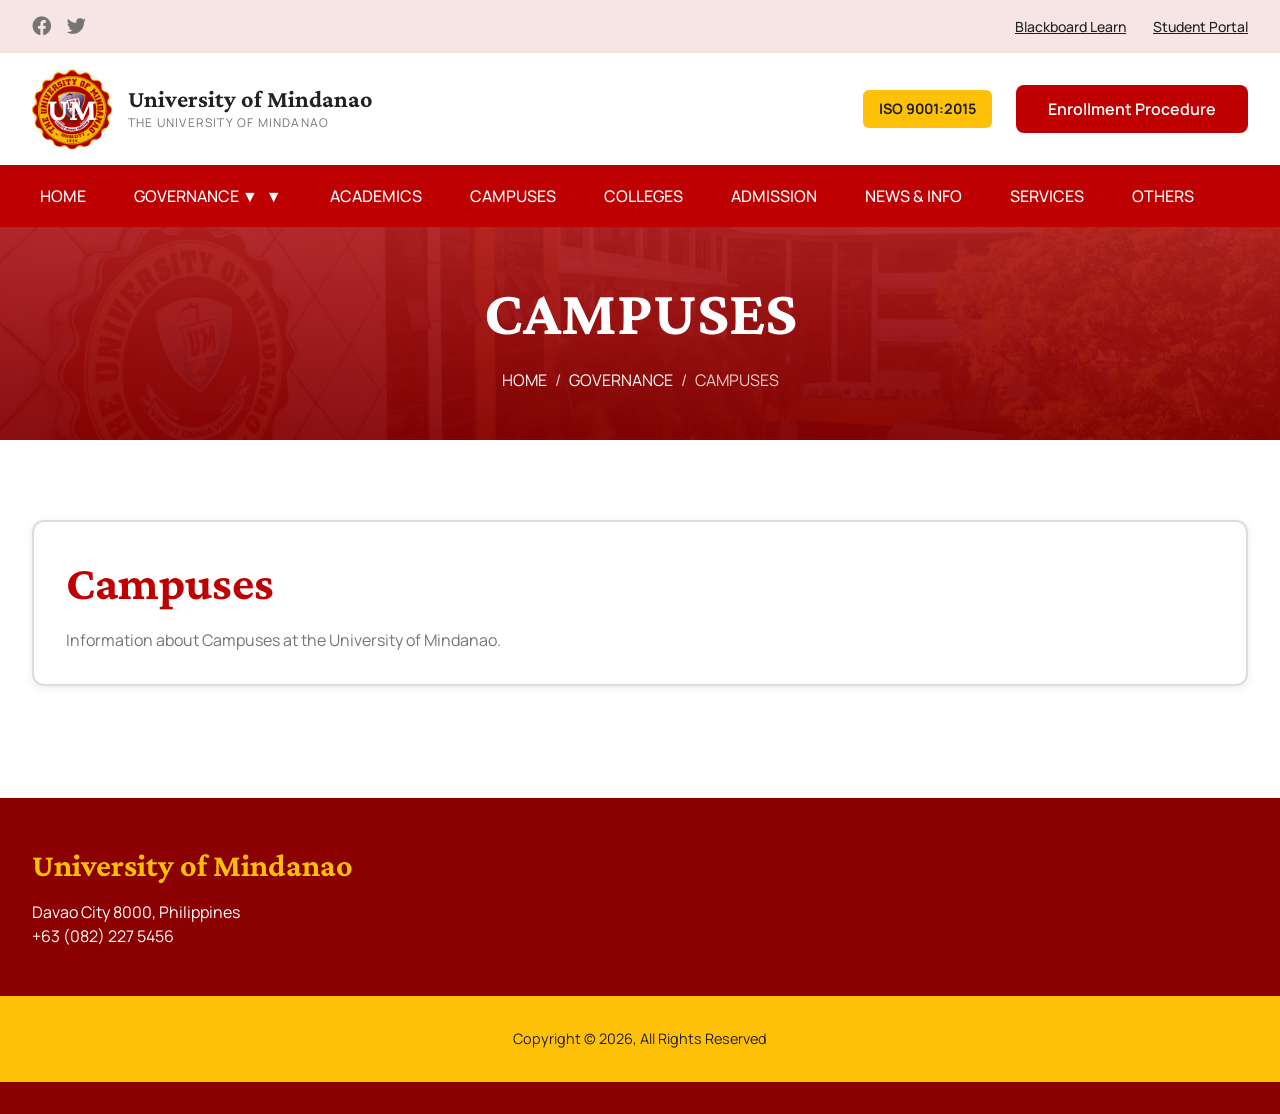
<file: campuses.html>
<!DOCTYPE html>
<html lang="en">
<head>
    <meta charset="UTF-8">
    <meta name="viewport" content="width=device-width, initial-scale=1.0">
    <title>Campuses - University of Mindanao</title>
    <link href="https://fonts.googleapis.com/css2?family=Crimson+Pro:wght@400;600;700&family=Manrope:wght@400;500;600;700&display=swap" rel="stylesheet">
    <link rel="stylesheet" href="https://cdnjs.cloudflare.com/ajax/libs/font-awesome/6.0.0/css/all.min.css">
    <link rel="stylesheet" href="styles.css">
</head>
<body>
    <div class="header-top">
        <div class="header-top-container">
            <div class="social-links">
                <a href="#"><i class="fab fa-facebook"></i></a>
                <a href="#"><i class="fab fa-twitter"></i></a>
            </div>
            <div class="header-links">
                <a href="#">Blackboard Learn</a>
                <a href="#">Student Portal</a>
            </div>
        </div>
    </div>

    <header>
        <div class="header-main">
            <div class="logo-container">
                <div class="logo-image">UM</div>
                <div class="logo-text">
                    <h1>University of Mindanao</h1>
                    <p class="tagline">The University of Mindanao</p>
                </div>
            </div>
            <div class="header-actions">
                <div class="iso-badge">ISO 9001:2015</div>
                <a href="#" class="enroll-btn">Enrollment Procedure</a>
            </div>
        </div>
    </header>

    <nav>
        <div class="nav-container">
            <ul>
                <li><a href="index.html">HOME</a></li>
                <li class="dropdown">
                    <a href="governance.html">GOVERNANCE ▼</a>
                    <div class="dropdown-content">
                        <a href="governance.html">Governance</a>
                        <a href="board_of_trustees.html">Board of Trustees</a>
                        <a href="policies.html">Policies</a>
                        <a href="annual_report.html">Annual Report</a>
                    </div>
                </li>
                <li><a href="#">ACADEMICS</a></li>
                <li><a href="campuses.html">CAMPUSES</a></li>
                <li><a href="colleges.html">COLLEGES</a></li>
                <li><a href="#">ADMISSION</a></li>
                <li><a href="#">NEWS & INFO</a></li>
                <li><a href="#">SERVICES</a></li>
                <li><a href="#">OTHERS</a></li>
            </ul>
        </div>
    </nav>

    <main>
        <section class="page-header">
            <div class="container">
                <h1>CAMPUSES</h1>
                <div class="breadcrumb">
                    <a href="index.html">HOME</a> / <a href="governance.html">GOVERNANCE</a> / <span>CAMPUSES</span>
                </div>
            </div>
        </section>

        <section class="section-light">
            <div class="container">
                <div class="content-box">
                    <h2>Campuses</h2>
                    <p>Information about Campuses at the University of Mindanao.</p>
                </div>
            </div>
        </section>
    </main>

    <footer>
        <div class="footer-content">
            <div class="footer-section">
                <h3>University of Mindanao</h3>
                <p>Davao City 8000, Philippines</p>
                <p>+63 (082) 227 5456</p>
            </div>
        </div>
        <div class="footer-bottom">
            <p>Copyright © 2026, All Rights Reserved</p>
        </div>
    </footer>
</body>
</html>
</file>
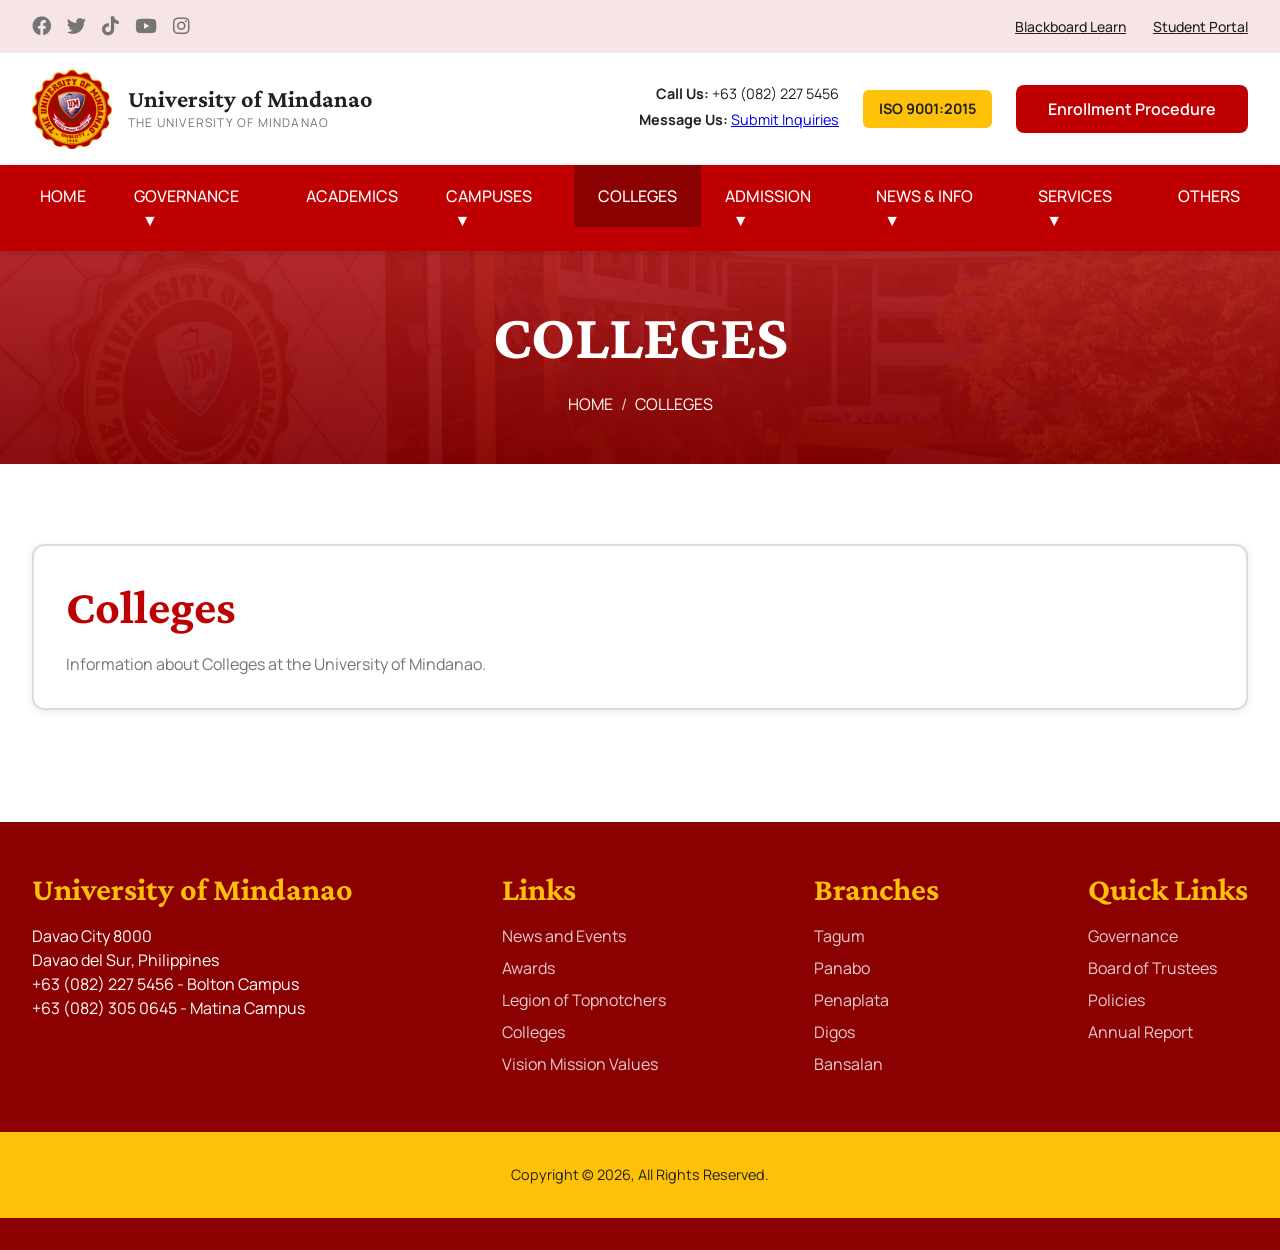
<file: colleges.html>
<!DOCTYPE html>
<html lang="en">
<head>
    <meta charset="UTF-8">
    <meta name="viewport" content="width=device-width, initial-scale=1.0">
    <title>Colleges - University of Mindanao</title>
    <link href="https://fonts.googleapis.com/css2?family=Crimson+Pro:wght@400;600;700&family=Manrope:wght@400;500;600;700&display=swap" rel="stylesheet">
    <link rel="stylesheet" href="https://cdnjs.cloudflare.com/ajax/libs/font-awesome/6.0.0/css/all.min.css">
    <link rel="stylesheet" href="styles.css">
</head>
<body>
    <div class="header-top">
        <div class="header-top-container">
            <div class="social-links">
                <a href="#"><i class="fab fa-facebook"></i></a>
                <a href="#"><i class="fab fa-twitter"></i></a>
                <a href="#"><i class="fab fa-tiktok"></i></a>
                <a href="#"><i class="fab fa-youtube"></i></a>
                <a href="#"><i class="fab fa-instagram"></i></a>
            </div>
            <div class="header-links">
                <a href="#">Blackboard Learn</a>
                <a href="#">Student Portal</a>
            </div>
        </div>
    </div>

    
        <div class="header-main">
            <div class="logo-container">
                <div class="logo-image"></div>
                <div class="logo-text">
                    <h1>University of Mindanao</h1>
                    <p class="tagline">The University of Mindanao</p>
                </div>
            </div>
            <div class="header-actions">
                <div class="contact-info">
                    <span class="contact-item"><strong>Call Us:</strong> +63 (082) 227 5456</span>
                    <span class="contact-item"><strong>Message Us:</strong> <a href="#">Submit Inquiries</a></span>
                </div>
                <div class="iso-badge">ISO 9001:2015</div>
                <a href="#" class="enroll-btn">Enrollment Procedure</a>
            </div>
            
        </div>
<header>
    <nav>
        <div class="nav-container">
            <ul>
                    <li><a href="index.html">HOME</a></li>
                    <li class="dropdown">
                        <a href="governance.html">GOVERNANCE </a>
                        <div class="dropdown-content">
                            <a href="board_of_trustees.html">BOARD OF TRUSTEES</a>
                            <a href="policies.html">POLICIES</a>
                            <a href="annual_report.html">ANNUAL REPORT</a>
                        </div>
                    </li>
                    <li><a href="#">ACADEMICS</a></li>                    
                    <li class="dropdown">
                        <a href="">CAMPUSES</a>
                        <div class="dropdown-content">
                            <a href="https://umindanao.edu.ph/redirect/umbansalan">UM BANSALAN</a>
                            <a href="https://umindanao.edu.ph/redirect/umdigos">UM DIGOS</a>
                            <a href="https://umindanao.edu.ph/redirect/umpanabo">UM PANABO</a>
                            <a href="https://umindanao.edu.ph/redirect/umpenaplata">UM PEÑAPLATA</a>
                            <a href="https://umindanao.edu.ph/redirect/umtagum">UM TAGUM</a>
                    </li>
                    <li><a href="colleges.html" class="active">COLLEGES</a></li>
                    <li class="dropdown">
                        <a href="#">ADMISSION</a>
                        <div class="dropdown-content">
                            <a href="admission.html">REQUIREMENTS</a>
                            <a href="admission.html">REGISTRATION GUIDELINES</a>
                            <a href="admission.html">GRADING SYSTEM</a>
                            <a href="admission.html">ENROLLMENT PROCEDURE</a>
                        </div>
                    </li>
                    <li class="dropdown">
                        <a href="#">NEWS & INFO</a>
                        <div class="dropdown-content">
                            <a href="index.html">NEWS & EVENTS</a>
                            <a href="index.html">STUDENT ACTIVITIES</a>
                            <a href="index.html">ACCREDITATIONS & AWARDS</a>
                            <a href="index.html">LEGION OF TOPNOTCHERS</a>
                            <a href="index.html">FREQUENTLY ASKED QUESTIONS</a>
                        </div>
                    </li>
                    <li class="dropdown">
                        <a href="#">SERVICES</a>
                        <div class="dropdown-content">
                            <a href="index.html">INTERNATIONALIZATION</a>
                            <a href="index.html">SCHOLARSHIP</a>
                            <a href="index.html">CURRICULAR GUIDELINES</a>
                            <a href="index.html">STUDENT AFFAIRS</a>
                            <a href="index.html">LIBRARY SERVICES</a>
                            <a href="index.html">RESEARCH AND INNOVATION</a>
                            <a href="index.html">GUIDANCE SERVICES</a>
                            <a href="index.html">CENTER FOR HEALTH SERVICES</a>
                            <a href="index.html">COMMUNITY EXTENSION</a>
                            <a href="index.html">ALUMNI AFFAIRS</a>
                            <a href="index.html">SPORTS CENTER</a>
                        </div>
                    </li>
                    <li><a href="#">OTHERS</a></li>
                </ul>
        </div>
    </nav>
</header>

    <main>
        <section class="page-header">
            <div class="container">
                <h1>COLLEGES</h1>
                <div class="breadcrumb">
                    <a href="index.html">HOME</a> / <a href="colleges.html">COLLEGES</a> 
                </div>
            </div>
        </section>

        <section class="section-light">
            <div class="container">
                <div class="content-box">
                    <h2>Colleges</h2>
                    <p>Information about Colleges at the University of Mindanao.</p>
                </div>
            </div>
        </section>
    </main>

    <footer>
        <div class="footer-content">
            <div class="footer-section">
                <h3>University of Mindanao</h3>
                <p>Davao City 8000</p>
                <p>Davao del Sur, Philippines</p>
                <p>+63 (082) 227 5456 - Bolton Campus</p>
                <p>+63 (082) 305 0645 - Matina Campus</p>
            </div>

            <div class="footer-section">
                <h3>Links</h3>
                <a href="#">News and Events</a>
                <a href="#">Awards</a>
                <a href="#">Legion of Topnotchers</a>
                <a href="colleges.html">Colleges</a>
                <a href="#">Vision Mission Values</a>
            </div>

            <div class="footer-section">
                <h3>Branches</h3>
                <a href="#">Tagum</a>
                <a href="#">Panabo</a>
                <a href="#">Penaplata</a>
                <a href="#">Digos</a>
                <a href="#">Bansalan</a>
            </div>

            <div class="footer-section">
                <h3>Quick Links</h3>
                <a href="governance.html">Governance</a>
                <a href="board_of_trustees.html">Board of Trustees</a>
                <a href="policies.html">Policies</a>
                <a href="annual_report.html">Annual Report</a>
            </div>
        </div>

        <div class="footer-bottom">
            <p>Copyright © 2026, All Rights Reserved.</p>
        </div>
    </footer>
</body>
</html>
</file>
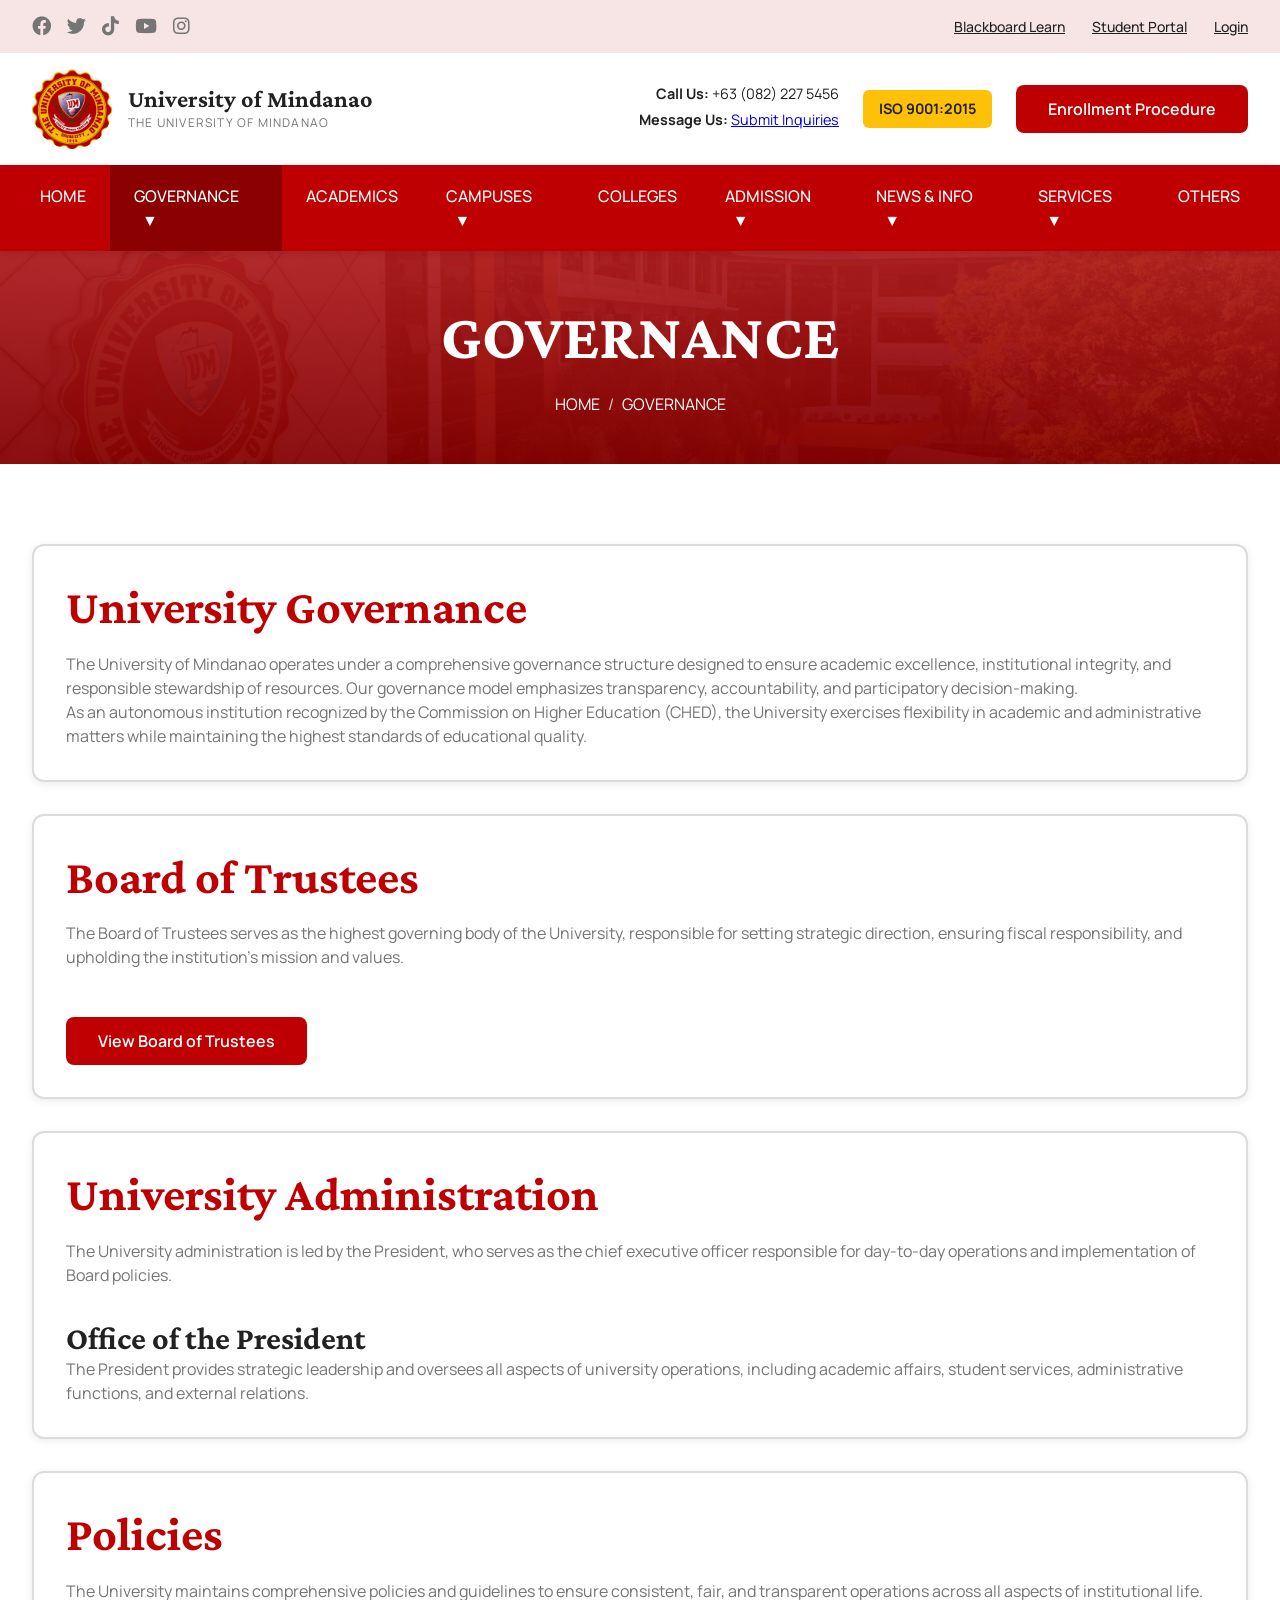
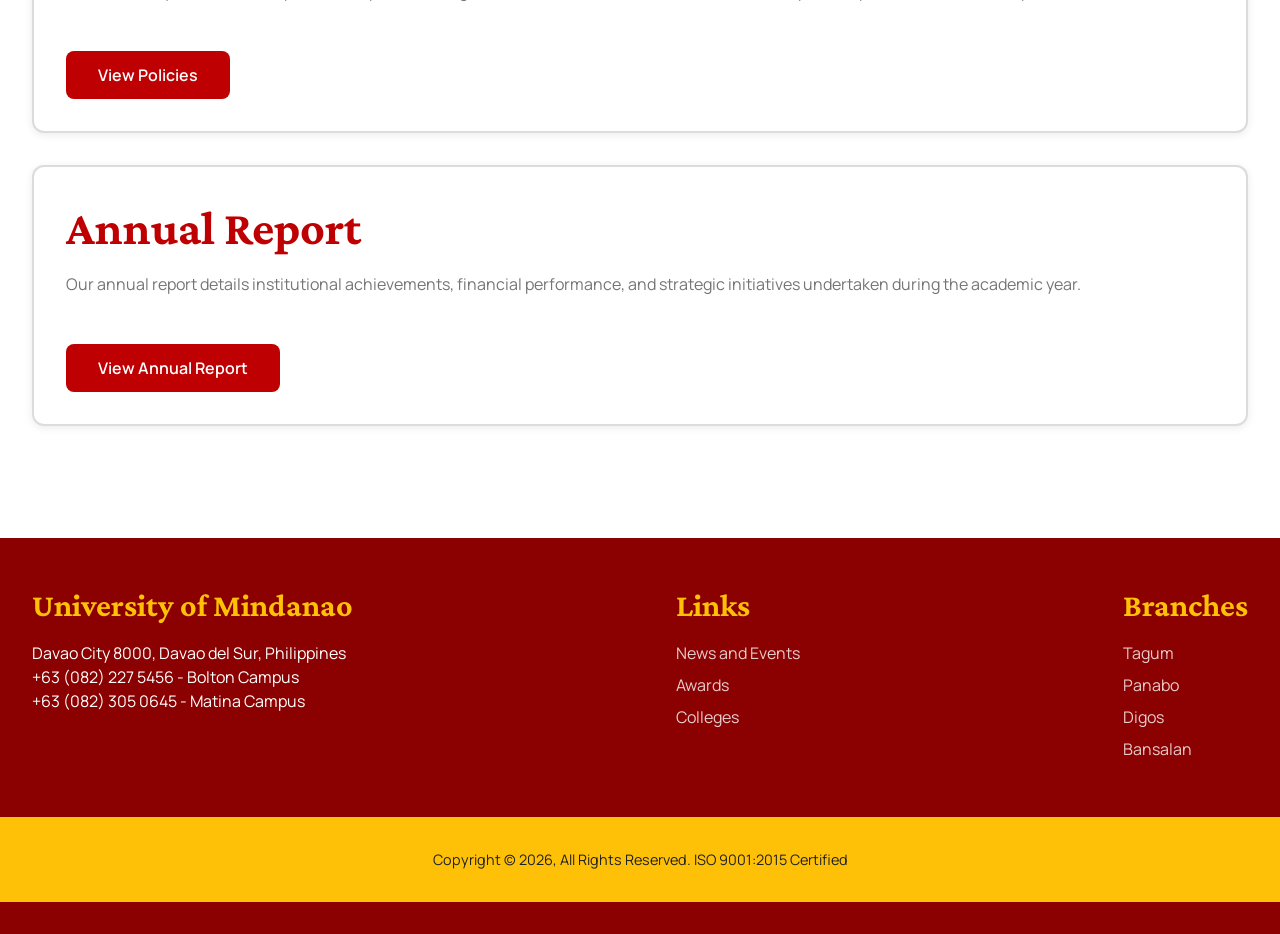
<file: governance.html>
<!DOCTYPE html>
<html lang="en">
<head>
    <meta charset="UTF-8">
    <meta name="viewport" content="width=device-width, initial-scale=1.0">
    <title>Governance - University of Mindanao</title>
    <link href="https://fonts.googleapis.com/css2?family=Crimson+Pro:wght@400;600;700&family=Manrope:wght@400;500;600;700&display=swap" rel="stylesheet">
    <link rel="stylesheet" href="https://cdnjs.cloudflare.com/ajax/libs/font-awesome/6.0.0/css/all.min.css">
    <link rel="stylesheet" href="styles.css">
</head>
<body>
    <div class="header-top">
        <div class="header-top-container">
            <div class="social-links">
                <a href="#"><i class="fab fa-facebook"></i></a>
                <a href="#"><i class="fab fa-twitter"></i></a>
                <a href="#"><i class="fab fa-tiktok"></i></a>
                <a href="#"><i class="fab fa-youtube"></i></a>
                <a href="#"><i class="fab fa-instagram"></i></a>
            </div>
            <div class="header-links">
                <a href="#">Blackboard Learn</a>
                <a href="#">Student Portal</a>
                <a href="#">Login</a>
            </div>
        </div>
    </div>

        <div class="header-main">
            <div class="logo-container">
                <div class="logo-image"></div>
                <div class="logo-text">
                    <h1>University of Mindanao</h1>
                    <p class="tagline">The University of Mindanao</p>
                </div>
            </div>
            
            <div class="header-actions">
                <div class="contact-info">
                    <span class="contact-item"><strong>Call Us:</strong> +63 (082) 227 5456</span>
                    <span class="contact-item"><strong>Message Us:</strong> <a href="#">Submit Inquiries</a></span>
                </div>
                <div class="iso-badge">ISO 9001:2015</div>
                <a href="#" class="enroll-btn">Enrollment Procedure</a>
            </div>
        </div>

<header>
    <nav>
        <div class="nav-container">
            <ul>
                <li><a href="index.html">HOME</a></li>
                <li class="dropdown">
                    <a href="governance.html" class="active">GOVERNANCE </a>
                    <div class="dropdown-content">
                        <a href="board_of_trustees.html">BOARD OF TRUSTEES</a>
                        <a href="policies.html">POLICIES</a>
                        <a href="annual_report.html">ANNUAL REPORT</a>
                    </div>
                </li>
                <li><a href="#">ACADEMICS</a></li>
                <li class="dropdown">
                        <a href="">CAMPUSES</a>
                        <div class="dropdown-content">
                            <a href="https://umindanao.edu.ph/redirect/umbansalan">UM BANSALAN</a>
                            <a href="https://umindanao.edu.ph/redirect/umdigos">UM DIGOS</a>
                            <a href="https://umindanao.edu.ph/redirect/umpanabo">UM PANABO</a>
                            <a href="https://umindanao.edu.ph/redirect/umpenaplata">UM PEÑAPLATA</a>
                            <a href="https://umindanao.edu.ph/redirect/umtagum">UM TAGUM</a>
                    </li>
                <li><a href="colleges.html">COLLEGES</a></li>
                <li class="dropdown">
                        <a href="#">ADMISSION</a>
                        <div class="dropdown-content">
                            <a href="admission.html">REQUIREMENTS</a>
                            <a href="admission.html">REGISTRATION GUIDELINES</a>
                            <a href="admission.html">GRADING SYSTEM</a>
                            <a href="admission.html">ENROLLMENT PROCEDURE</a>
                        </div>
                    </li>
                <li class="dropdown">
                        <a href="#">NEWS & INFO</a>
                        <div class="dropdown-content">
                            <a href="index.html">NEWS & EVENTS</a>
                            <a href="index.html">STUDENT ACTIVITIES</a>
                            <a href="index.html">ACCREDITATIONS & AWARDS</a>
                            <a href="index.html">LEGION OF TOPNOTCHERS</a>
                            <a href="index.html">FREQUENTLY ASKED QUESTIONS</a>
                        </div>
                    </li>
                <li class="dropdown">
                        <a href="#">SERVICES</a>
                        <div class="dropdown-content">
                            <a href="index.html">INTERNATIONALIZATION</a>
                            <a href="index.html">SCHOLARSHIP</a>
                            <a href="index.html">CURRICULAR GUIDELINES</a>
                            <a href="index.html">STUDENT AFFAIRS</a>
                            <a href="index.html">LIBRARY SERVICES</a>
                            <a href="index.html">RESEARCH AND INNOVATION</a>
                            <a href="index.html">GUIDANCE SERVICES</a>
                            <a href="index.html">CENTER FOR HEALTH SERVICES</a>
                            <a href="index.html">COMMUNITY EXTENSION</a>
                            <a href="index.html">ALUMNI AFFAIRS</a>
                            <a href="index.html">SPORTS CENTER</a>
                        </div>
                    </li>
                <li><a href="#">OTHERS</a></li>
            </ul>
        </div>
    </nav>
</header>

    <main>
        <section class="page-header">
            <div class="container">
                <h1>GOVERNANCE</h1>
                <div class="breadcrumb">
                    <a href="index.html">HOME</a> / <a href="governance.html">GOVERNANCE</a> 
                </div>
            </div>
        </section>

        <section class="section-light">
            <div class="container">
                <div class="content-box">
                    <h2>University Governance</h2>
                    <p>The University of Mindanao operates under a comprehensive governance structure designed to ensure academic excellence, institutional integrity, and responsible stewardship of resources. Our governance model emphasizes transparency, accountability, and participatory decision-making.</p>
                    <p>As an autonomous institution recognized by the Commission on Higher Education (CHED), the University exercises flexibility in academic and administrative matters while maintaining the highest standards of educational quality.</p>
                </div>

                <div class="content-box">
                    <h2>Board of Trustees</h2>
                    <p>The Board of Trustees serves as the highest governing body of the University, responsible for setting strategic direction, ensuring fiscal responsibility, and upholding the institution's mission and values.</p>
                    <a href="board_of_trustees.html" class="btn btn-primary mt-lg">View Board of Trustees</a>
                </div>

                <div class="content-box">
                    <h2>University Administration</h2>
                    <p>The University administration is led by the President, who serves as the chief executive officer responsible for day-to-day operations and implementation of Board policies.</p>
                    <h3 style="margin-top: 2rem;">Office of the President</h3>
                    <p>The President provides strategic leadership and oversees all aspects of university operations, including academic affairs, student services, administrative functions, and external relations.</p>
                </div>

                <div class="content-box">
                    <h2>Policies</h2>
                    <p>The University maintains comprehensive policies and guidelines to ensure consistent, fair, and transparent operations across all aspects of institutional life.</p>
                    <a href="policies.html" class="btn btn-primary mt-lg">View Policies</a>
                </div>

                <div class="content-box">
                    <h2>Annual Report</h2>
                    <p>Our annual report details institutional achievements, financial performance, and strategic initiatives undertaken during the academic year.</p>
                    <a href="annual_report.html" class="btn btn-primary mt-lg">View Annual Report</a>
                </div>
            </div>
        </section>
    </main>

    <footer>
        <div class="footer-content">
            <div class="footer-section">
                <h3>University of Mindanao</h3>
                <p>Davao City 8000, Davao del Sur, Philippines</p>
                <p>+63 (082) 227 5456 - Bolton Campus</p>
                <p>+63 (082) 305 0645 - Matina Campus</p>
            </div>
            
            <div class="footer-section">
                <h3>Links</h3>
                <a href="#">News and Events</a>
                <a href="#">Awards</a>
                <a href="colleges.html">Colleges</a>
            </div>
            
            <div class="footer-section">
                <h3>Branches</h3>
                <a href="#">Tagum</a>
                <a href="#">Panabo</a>
                <a href="#">Digos</a>
                <a href="#">Bansalan</a>
            </div>
        </div>
        <div class="footer-bottom">
            <p>Copyright © 2026, All Rights Reserved. ISO 9001:2015 Certified</p>
        </div>
    </footer>
</body>
</html>
</file>
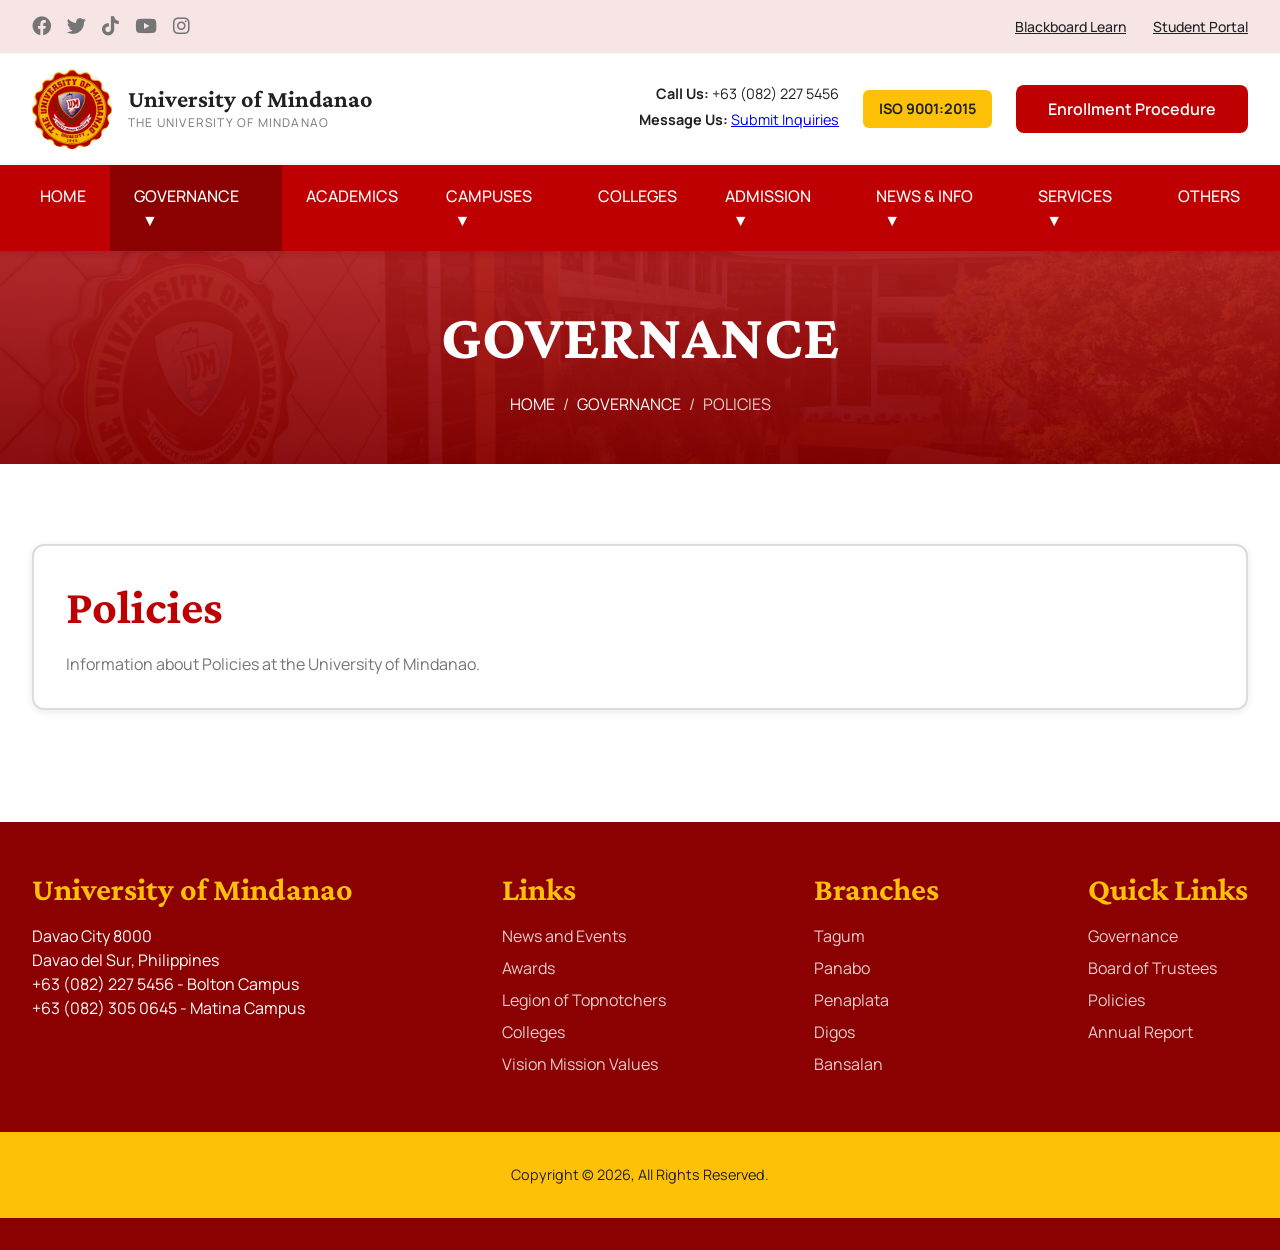
<file: policies.html>
<!DOCTYPE html>
<html lang="en">
<head>
    <meta charset="UTF-8">
    <meta name="viewport" content="width=device-width, initial-scale=1.0">
    <title>Policies - University of Mindanao</title>
    <link href="https://fonts.googleapis.com/css2?family=Crimson+Pro:wght@400;600;700&family=Manrope:wght@400;500;600;700&display=swap" rel="stylesheet">
    <link rel="stylesheet" href="https://cdnjs.cloudflare.com/ajax/libs/font-awesome/6.0.0/css/all.min.css">
    <link rel="stylesheet" href="styles.css">
</head>
<body>
    <div class="header-top">
        <div class="header-top-container">
            <div class="social-links">
                <a href="#"><i class="fab fa-facebook"></i></a>
                <a href="#"><i class="fab fa-twitter"></i></a>
                <a href="#"><i class="fab fa-tiktok"></i></a>
                <a href="#"><i class="fab fa-youtube"></i></a>
                <a href="#"><i class="fab fa-instagram"></i></a>
            </div>
            <div class="header-links">
                <a href="#">Blackboard Learn</a>
                <a href="#">Student Portal</a>
            </div>
        </div>
    </div>
        <div class="header-main">
            <div class="logo-container">
                <div class="logo-image"></div>
                <div class="logo-text">
                    <h1>University of Mindanao</h1>
                    <p class="tagline">The University of Mindanao</p>
                </div>
            </div>
            <div class="header-actions">
                <div class="contact-info">
                    <span class="contact-item"><strong>Call Us:</strong> +63 (082) 227 5456</span>
                    <span class="contact-item"><strong>Message Us:</strong> <a href="#">Submit Inquiries</a></span>
                </div>
                <div class="iso-badge">ISO 9001:2015</div>
                <a href="#" class="enroll-btn">Enrollment Procedure</a>
            </div>
        </div>

<header>
    <nav>
        <div class="nav-container">
            <ul>
                <li><a href="index.html">HOME</a></li>
                <li class="dropdown">
                    <a href="governance.html" class="active">GOVERNANCE </a>
                    <div class="dropdown-content">
                        <a href="board_of_trustees.html">BOARD OF TRUSTEES</a>
                        <a href="policies.html">POLICIES</a>
                        <a href="annual_report.html">ANNUAL REPORT</a>
                    </div>
                </li>
                <li><a href="#">ACADEMICS</a></li>
                <li class="dropdown">
                        <a href="">CAMPUSES</a>
                        <div class="dropdown-content">
                            <a href="https://umindanao.edu.ph/redirect/umbansalan">UM BANSALAN</a>
                            <a href="https://umindanao.edu.ph/redirect/umdigos">UM DIGOS</a>
                            <a href="https://umindanao.edu.ph/redirect/umpanabo">UM PANABO</a>
                            <a href="https://umindanao.edu.ph/redirect/umpenaplata">UM PEÑAPLATA</a>
                            <a href="https://umindanao.edu.ph/redirect/umtagum">UM TAGUM</a>
                    </li>
                <li><a href="colleges.html">COLLEGES</a></li>
                <li class="dropdown">
                        <a href="#">ADMISSION</a>
                        <div class="dropdown-content">
                            <a href="admission.html">REQUIREMENTS</a>
                            <a href="admission.html">REGISTRATION GUIDELINES</a>
                            <a href="admission.html">GRADING SYSTEM</a>
                            <a href="admission.html">ENROLLMENT PROCEDURE</a>
                        </div>
                    </li>
                <li class="dropdown">
                        <a href="#">NEWS & INFO</a>
                        <div class="dropdown-content">
                            <a href="index.html">NEWS & EVENTS</a>
                            <a href="index.html">STUDENT ACTIVITIES</a>
                            <a href="index.html">ACCREDITATIONS & AWARDS</a>
                            <a href="index.html">LEGION OF TOPNOTCHERS</a>
                            <a href="index.html">FREQUENTLY ASKED QUESTIONS</a>
                        </div>
                    </li>
                <li class="dropdown">
                        <a href="#">SERVICES</a>
                        <div class="dropdown-content">
                            <a href="index.html">INTERNATIONALIZATION</a>
                            <a href="index.html">SCHOLARSHIP</a>
                            <a href="index.html">CURRICULAR GUIDELINES</a>
                            <a href="index.html">STUDENT AFFAIRS</a>
                            <a href="index.html">LIBRARY SERVICES</a>
                            <a href="index.html">RESEARCH AND INNOVATION</a>
                            <a href="index.html">GUIDANCE SERVICES</a>
                            <a href="index.html">CENTER FOR HEALTH SERVICES</a>
                            <a href="index.html">COMMUNITY EXTENSION</a>
                            <a href="index.html">ALUMNI AFFAIRS</a>
                            <a href="index.html">SPORTS CENTER</a>
                        </div>
                    </li>
                <li><a href="#">OTHERS</a></li>
            </ul>
        </div>
    </nav>
</header>

    <main>
        <section class="page-header">
            <div class="container">
                <h1>GOVERNANCE</h1>
                <div class="breadcrumb">
                    <a href="index.html">HOME</a> / <a href="governance.html">GOVERNANCE</a> / <span>POLICIES</span>
                </div>
            </div>
        </section>

        <section class="section-light">
            <div class="container">
                <div class="content-box">
                    <h2>Policies</h2>
                    <p>Information about Policies at the University of Mindanao.</p>
                </div>
            </div>
        </section>
    </main>

    <footer>
        <div class="footer-content">
            <div class="footer-section">
                <h3>University of Mindanao</h3>
                <p>Davao City 8000</p>
                <p>Davao del Sur, Philippines</p>
                <p>+63 (082) 227 5456 - Bolton Campus</p>
                <p>+63 (082) 305 0645 - Matina Campus</p>
            </div>

            <div class="footer-section">
                <h3>Links</h3>
                <a href="#">News and Events</a>
                <a href="#">Awards</a>
                <a href="#">Legion of Topnotchers</a>
                <a href="colleges.html">Colleges</a>
                <a href="#">Vision Mission Values</a>
            </div>

            <div class="footer-section">
                <h3>Branches</h3>
                <a href="#">Tagum</a>
                <a href="#">Panabo</a>
                <a href="#">Penaplata</a>
                <a href="#">Digos</a>
                <a href="#">Bansalan</a>
            </div>

            <div class="footer-section">
                <h3>Quick Links</h3>
                <a href="governance.html">Governance</a>
                <a href="board_of_trustees.html">Board of Trustees</a>
                <a href="policies.html">Policies</a>
                <a href="annual_report.html">Annual Report</a>
            </div>
        </div>

        <div class="footer-bottom">
            <p>Copyright © 2026, All Rights Reserved.</p>
        </div>
    </footer>
</body>
</html>
</file>
<file: styles.css>
/* UM Website Redesign - Modern Professional Design */

:root {
    /* UM Official Color Palette from Website */
    --um-red: #be0002;
    --um-red-dark: #8B0000;
    --um-gold: #FFC107;
    --um-gold-dark: #FFA000;
    --um-black: #212121;
    --um-gray-dark: #424242;
    --um-gray: #757575;
    --um-light-gray: #F5F5F5;
    --um-white: #FFFFFF;

    /* Typography */
    --font-heading: 'Crimson Pro', serif;
    --font-body: 'Manrope', sans-serif;

    /* Spacing */
    --space-xs: 0.5rem;
    --space-sm: 1rem;
    --space-sm-1: 1.5rem;
    --space-md: 2rem;
    --space-lg: 3rem;
    --space-xl: 5rem;

    /* Effects */
    --shadow-sm: 0 2px 8px rgba(0, 0, 0, 0.08);
    --shadow-md: 0 4px 16px rgba(0, 0, 0, 0.12);
    --shadow-lg: 0 8px 32px rgba(0, 0, 0, 0.16);
    --transition: all 0.3s ease;
}

* {
    margin: 0;
    padding: 0;
    box-sizing: border-box;
}

html {
    scroll-behavior: smooth;
}

body {
    font-family: var(--font-body);
    color: var(--um-gray);
    line-height: 1.5;
    background: var(--um-white);
}

/* Typography */
h1,
h2,
h3,
h4 {
    font-family: var(--font-heading);
    color: var(--um-black);
    font-weight: 700;
    line-height: 1.2;
}

h1 {
    font-size: clamp(2.5rem, 6vw, 4rem);
}

h2 {
    font-size: clamp(2rem, 4vw, 3rem);
}

h3 {
    font-size: clamp(1.5rem, 3vw, 2rem);
}

/* Header */
.header-top {
    background: rgb(247, 229, 229);
    padding: 0.75rem 0;
    font-size: 0.875rem;
}

.header-top-container {
    max-width: 1400px;
    margin: 0 auto;
    padding: 0 var(--space-md);
    display: flex;
    justify-content: space-between;
    align-items: center;
}

.social-links {
    display: flex;
    gap: 1rem;
}

.social-links a {
    color: var(--um-gray);
    font-size: 1.2rem;
    transition: var(--transition);
}

.social-links a:hover {
    color: var(--um-red);
}

.header-links a {
    color: var(--um-black);
    margin-left: 1.5rem;
    font-weight: 500;
    transition: var(--transition);
}

.header-links a:hover {
    color: var(--um-red);
}

/* Main Header */
header {
    background: var(--um-white);
    box-shadow: var(--shadow-sm);
    position: sticky;
    top: 0;
    z-index: 1000;
}

.header-main {
    max-width: 1400px;
    margin: 0 auto;
    padding: 1rem var(--space-md);
    display: flex;
    justify-content: space-between;
    align-items: center;
}

.logo-container {
    display: flex;
    align-items: center;
    gap: 1rem;
    cursor: pointer;
}

.logo-image {
    background-image: url(./images/UM_Logo.jpeg);
    background-repeat: no-repeat;
    background-size: cover;
    width: 80px;
    height: 80px;
    border-radius: 50%;
    display: flex;
    align-items: center;
    justify-content: center;
    color: white;
    font-size: 2rem;
    font-weight: 700;
    font-family: var(--font-heading);
}

.logo-text h1 {
    font-size: 1.5rem;
    margin: 0;
    color: var(--um-black);
}

.logo-text .tagline {
    font-size: 0.75rem;
    color: var(--um-gray);
    margin: 0;
    text-transform: uppercase;
    letter-spacing: 0.1em;
}

.header-actions {
    display: flex;
    align-items: center;
    gap: 1.5rem;
}

.contact-info {
    text-align: right;
}

.contact-item {
    display: block;
    color: var(--um-black);
    font-size: 0.9rem;
    margin-bottom: 0.25rem;
}

.iso-badge {
    background: var(--um-gold);
    padding: 0.5rem 1rem;
    border-radius: 6px;
    font-weight: 700;
    color: var(--um-black);
    font-size: 0.9rem;
}

.enroll-btn {
    background: var(--um-red);
    color: white;
    padding: 0.75rem 2rem;
    border-radius: 8px;
    font-weight: 600;
    transition: var(--transition);
    text-decoration: none;
    display: inline-block;
}

.enroll-btn:hover {
    background: var(--um-red-dark);
    transform: translateY(-2px);
    box-shadow: var(--shadow-md);
}

/* Navigation */
nav {
    background: var(--um-red);
    box-shadow: var(--shadow-sm);
}

.nav-container {
    max-width: 1400px;
    margin: 0 auto;
    padding: 0 var(--space-sm);
}

nav ul {
    display: flex;
    list-style: none;
    gap: 0;
}

nav li {
    position: relative;
}

nav a {
    display: block;
    color: white;
    padding: 1.2rem 1.5rem;
    font-weight: 500;
    transition: var(--transition);
    text-decoration: none;
}

nav a:hover, nav a.active {
    background: var(--um-red-dark);
}

/* Dropdown Menu */
.dropdown {
    position: relative;
}

.dropdown-content {
    position: absolute;
    top: 100%;
    left: 0;
    min-width: 300px;
    background: white;
    border-radius: 0 0 10px 12px;
    box-shadow: 0 8px 24px rgba(0, 0, 0, 0.15);
    opacity: 0;
    visibility: hidden;
    transform: translateY(-10px);
    transition: all 0.3s cubic-bezier(0.4, 0, 0.2, 1);
    z-index: 1000;
    pointer-events: none;
}

/* Show dropdown on hover with animation */
.dropdown:hover .dropdown-content {
    opacity: 1;
    visibility: visible;
    transform: translateY(0);
    pointer-events: auto;
}

/* Dropdown items animation */
.dropdown-content a {
    color: var(--um-black);
    padding: 12px 20px;
    text-decoration: none;
    display: block;
    font-weight: 500;
    border-left: 3px solid transparent;
    background: white;
    animation: slideIn 0.3s ease forwards;
    opacity: 0;
    transform: translateX(-10px);
}

/* Stagger animation for dropdown items */


@keyframes slideIn {
    from {
        opacity: 0;
        transform: translateX(-10px);
    }
    to {
        opacity: 1;
        transform: translateX(0);
    }
}

.dropdown-content a:hover {
    background: var(--um-light-gray);
    border-left-color: var(--um-red);
    padding-left: 25px;
}

/* Add a subtle arrow indicator for dropdown items */
.dropdown > a::after {
    content: '▼';
    font-size: 1rem;
    margin-left: 0.5rem;
    display: inline-block;
    transition: transform 0.3s ease;
}

.dropdown:hover > a::after {
    transform: rotate(180deg);
}

/* Hero Section */
.hero {
    position: relative;
    background: linear-gradient(rgba(183, 28, 28, 0.9), rgba(139, 0, 0, 0.9)),
        url(./images/UM_Building_2.jpg) center/cover no-repeat;
    color: white;
    padding: var(--space-xl) 0;
    overflow: hidden;
}

.hero::before {
    content: '';
    position: absolute;
    top: 0;
    left: 0;
    right: 0;
    bottom: 0;
    background-image:
        radial-gradient(circle at 20% 50%, rgba(255, 193, 7, 0.1) 0%, transparent 50%),
        radial-gradient(circle at 80% 80%, rgba(255, 193, 7, 0.05) 0%, transparent 50%);
    pointer-events: none;
}

.container {
    max-width: 1400px;
    margin: 0 auto;
    padding: 0 var(--space-md);
    position: relative;
    z-index: 1;
}

.hero h1 {
    color: white;
    margin-bottom: var(--space-md);
    animation: fadeInUp 0.8s ease;
    text-align: center;
    text-shadow: 2px 2px 4px rgba(0, 0, 0, 0.3);
}

.hero-subtitle {
    font-size: 1.5rem;
    margin-bottom: var(--space-sm);
    color: var(--um-gold);
    animation: fadeInUp 0.8s ease 0.2s both;
    text-align: center;
    font-style: italic;
    font-family: 'Brush Script MT', cursive;
    font-weight: 400;
}

.hero p {
    font-size: 1.2rem;
    max-width: 900px;
    margin: 0 auto var(--space-lg);
    opacity: 0.95;
    line-height: 1.8;
    animation: fadeInUp 0.8s ease 0.4s both;
    text-align: center;
    text-shadow: 1px 1px 2px rgba(0, 0, 0, 0.2);
}

.stats-grid {
    display: flex;
    grid-template-columns: repeat(auto-fit, minmax(200px, 1fr));
    gap: var(--space-md);
    margin-top: var(--space-lg);
}

.achievement-banner {
    text-align: center;
    margin: 3rem auto;
    max-width: 600px;
}

.achievement-rank {
    font-size: 6rem;
    font-weight: 700;
    color: var(--um-gold);
    line-height: 1;
    font-family: var(--font-heading);
    text-shadow: 3px 3px 6px rgba(0, 0, 0, 0.3);
}

.achievement-rank sup {
    font-size: 3rem;
    vertical-align: super;
}

.achievement-text {
    font-size: 1.3rem;
    margin-top: 1rem;
    font-weight: 600;
    color: var(--um-gold);
    text-shadow: 1px 1px 2px rgba(0, 0, 0, 0.2);
}

.achievement-subtext {
    font-size: 1rem;
    margin-top: 0.5rem;
    color: var(--um-gold);
}

.laurel-icon {
    font-size: 4rem;
    color: var(--um-gold);
    display: inline-block;
    margin: 0 2rem;
    opacity: 0.8;
}

.ranking-badges {
    display: flex;
    justify-content: center;
    gap: 2rem;
    margin-top: 2rem;
    /* flex-wrap: wrap; */
}

.ranking-badge {
    background: white;
    color: var(--um-red);
    padding: .36rem 3rem;
    border-radius: 50px;
    display: flex;
    align-items: center;
    gap: 1rem;
    box-shadow: 0 4px 20px rgba(0, 0, 0, 0.2);
}

.ranking-number {
    font-size: 2.5rem;
    font-weight: 700;
    font-family: var(--font-heading);
}

.ranking-number sup {
    font-size: 1.5rem;
}

.ranking-text {
    text-align: left;
    font-weight: 600;
    font-size: 0.9rem;
    line-height: 1.3;
}

.stat-card {
    background: rgba(255, 255, 255, 0.1);
    backdrop-filter: blur(10px);
    padding: var(--space-md);
    border-radius: 12px;
    border: 1px solid rgba(255, 255, 255, 0.2);
    text-align: center;
    transition: var(--transition);
}

.stat-card:hover {
    transform: translateY(-8px);
    background: rgba(255, 255, 255, 0.15);
    box-shadow: var(--shadow-lg);
}

.stat-number {
    display: block;
    font-size: 3rem;
    font-weight: 700;
    color: var(--um-white);
    font-family: var(--font-heading);
}

.stat-label {
    color: var(--um-gold);
    font-size: 1rem;
    margin-top: 0.5rem;
}

/* Sections */
section {
    padding: var(--space-xl) 0;
}

.section-light {
    background: var(--um-white);
}

.section-title {
    text-align: center;
    margin-bottom: var(--spacing-lg);
    color: var(--gray-dark);
    position: relative;
    padding-bottom: var(--spacing-sm);
}

.section-gray {
    background: var(--um-light-gray);
}

.section-red {
    background-image: linear-gradient(to right, #be0002 , #c03f3f , rgb(83, 83, 5));
    color: white;
}

.section-header {
    text-align: center;
    margin-bottom: var(--space-lg);
}

.section-header h2 {
    margin-bottom: var(--space-sm);
}

.section-subtitle {
    font-size: 1.2rem;
    color: var(--um-gray);
    max-width: 700px;
    margin: 0 auto;
}

.section-red .section-subtitle {
    color: rgba(255, 255, 255, 0.9);
}


/* CTA Section */
.cta-banner {
    background: linear-gradient(135deg, #FFC107 0%, #FFA000 100%);
    padding: 2rem;
    display: flex;
    justify-content: space-between;
    align-items: center;
    box-shadow: 0 4px 20px rgba(0,0,0,0.15);
    margin: -2rem 0 0 0;
    position: relative;
    z-index: 10;
}

.cta-content {
    flex: 1;
    color: white;
    font-size: 1.1rem;
    font-weight: 600;
    text-align: center;
    text-transform: uppercase;
    letter-spacing: 0.5px;
}

.cta-btn {
    background: #B71C1C;
    color: white;
    padding: 1rem 2.5rem;
    border-radius: 8px;
    font-weight: 700;
    text-transform: uppercase;
    transition: all 0.3s ease;
    white-space: nowrap;
    box-shadow: 0 4px 12px rgba(183, 28, 28, 0.3);
    text-decoration: none;
    display: inline-block;
}

.cta-btn:hover {
    background: #8B0000;
    transform: translateY(-2px);
    box-shadow: 0 6px 20px rgba(183, 28, 28, 0.4);
}

/* Modern Two Column Layout */
.two-column-section {
    display: grid;
    grid-template-columns: 1fr 1fr;
    gap: 4rem;
    align-items: start;
}

.content-column h2 {
    color: #353434;
    margin-bottom: 1.5rem;
    border-radius: 20px;
    text-align: center;
    box-shadow: var(--shadow-lg);
    font-size: 2rem;
    font-weight: 700;
}

.content-text {
    color: #757575;
    line-height: 1.8;
    margin-bottom: 1.5rem;
    text-align: justify;
}

.content-section {
    margin-bottom: var(--space-xs);
}

.intro-text {
    margin: 0 auto var(--space-lg);
    font-size: 1.1rem;

}

.learn-more-link {
    color: #B71C1C;
    font-weight: 600;
    display: inline-flex;
    align-items: center;
    gap: 0.5rem;
    transition: all 0.3s ease;
    text-decoration: none;
}

.learn-more-link:hover {
    gap: 1rem;
}

/* PQA Section */
.pqa-section {
    background: #F5F5F5;
    padding: 2.5rem;
    border-radius: 16px;
    display: flex;
    gap: 1.5rem;
    align-items: center;
    box-shadow: 0 2px 8px rgba(0,0,0,0.08);
    margin-bottom: 1.5rem;
    margin-top: 2rem;
}

.pqa-image {
    flex-shrink: 0;
}

.pqa-image img {
    width: 200px;
    background-size: cover ;
    height: auto;
    border-radius: 12px;
}

.pqa-content h3 {
    color: #B71C1C;
    font-size: 1.5rem;
    margin-bottom: 1rem;
    font-weight: 700;
}

.pqa-content p {
    color: #757575;
    line-height: 1.7;
    margin-bottom: 1rem;
}

.pqa-highlight {
    font-weight: 600;
    color: #212121;
}

/* Clickable Accordion Styles - Using details/summary */
.accordion {
    background: white;
    border-radius: 12px;
    overflow: hidden;
    box-shadow: 0 2px 8px rgba(0,0,0,0.08);
}

.accordion-item {
    border-bottom: 1px solid #E4E9F0;
}

.accordion-item:last-child {
    border-bottom: none;
}

/* Remove default summary marker */
.accordion-header {
    list-style: none;
    background: white;
    padding: 1.25rem 1.5rem;
    cursor: pointer;
    display: flex;
    justify-content: space-between;
    align-items: center;
    transition: all 0.3s ease;
    font-weight: 600;
    color: #212121;
    font-size: 1.05rem;
}

.accordion-header::-webkit-details-marker {
    display: none;
}

.accordion-header:hover {
    background: #F5F5F5;
}

.accordion-icon {
    font-size: 1.2rem;
    transition: transform 0.3s ease;
    color: #B71C1C;
}

/* Rotate icon when open */
details[open] .accordion-icon {
    transform: rotate(180deg);
}

.accordion-content {
    background: #F5F5F5;
    animation: slideDown 0.3s ease;
}

@keyframes slideDown {
    from {
        opacity: 0;
        transform: translateY(-10px);
    }
    to {
        opacity: 1;
        transform: translateY(0);
    }
}

.accordion-body {
    padding: 1.5rem;
    color: #757575;
    line-height: 1.7;
}

.accordion-body p {
    margin-bottom: 1rem;
}

.accordion-body p:last-child {
    margin-bottom: 0;
}

.accordion-body strong {
    color: #212121;
}

/* Responsive */
@media (max-width: 968px) {
    .two-column-section {
        grid-template-columns: 1fr;
    }
    
    .cta-banner {
        flex-direction: column;
        gap: 1rem;
        text-align: center;
    }
    
    .pqa-section {
        flex-direction: column;
        text-align: center;
    }
}

/* Cards */
.card-grid {
    display: grid;
    grid-template-columns: repeat(auto-fit, minmax(300px, 1fr));
    gap: var(--space-md);
}

.card {
    background: white;
    padding: var(--space-md);
    border-radius: 12px;
    box-shadow: var(--shadow-sm);
    transition: var(--transition);
    border-top: 4px solid var(--um-red);
}

.card:hover {
    transform: translateY(-8px);
    box-shadow: var(--shadow-lg);
}

.card-icon {
    width: 70px;
    height: 70px;
    background: linear-gradient(135deg, var(--um-red) 0%, var(--um-red-dark) 100%);
    border-radius: 12px;
    display: flex;
    align-items: center;
    justify-content: center;
    font-size: 2rem;
    margin-bottom: var(--space-sm);
    color: white;
}

.card h3 {
    color: var(--um-black);
    margin-bottom: var(--space-sm);
}

.card p {
    color: var(--um-gray);
    line-height: 1.7;
}

/*Member Cards */
.member-grid {
    display: grid;
    grid-template-columns: repeat(auto-fill, minmax(280px, 1fr));
    gap: var(--space-lg);
    margin-top: var(--space-lg);
}

.member-card {
    background: var(--white);
    border-radius: var(--radius-lg);
    box-shadow: var(--shadow-md);
    text-align: center;
    transition: all 0.3s ease;
}

.member-card:hover {
    transform: translateY(-5px);
    box-shadow: var(--shadow-lg);
}

.member-photo {
    width: 100%;
    height: 350px;
    object-fit: cover;
    background: linear-gradient(135deg, #434343 0%, #000000 100%);
    display: flex;
    align-items: center;
    justify-content: center;
    color: var(--um-white);
    font-size: 1rem;
}

.member-info {
    padding: var(--space-md);
}

.member-name {
    font-size: 1.1rem;
    font-weight: 700;
    color: var(--gray-dark);
    margin-bottom: var(--space-xs);
    text-transform: uppercase;
}

.member-position {
    color: var(--primary-red);
    font-weight: 600;
    font-size: 0.95rem;
    margin-bottom: var(--spacing-xs);
}

.member-details {
    color: var(--text-light);
    font-size: 0.9rem;
    line-height: 1.5;
}

/* College Cards */
.college-grid {
    display: grid;
    grid-template-columns: repeat(auto-fill, minmax(280px, 1fr));
    gap: var(--space-md);
}

.college-card {
    background: white;
    padding: var(--space-md);
    border-radius: 12px;
    box-shadow: var(--shadow-sm);
    transition: var(--transition);
    text-align: center;
}

.college-card:hover {
    transform: scale(1.05);
    box-shadow: var(--shadow-lg);
}

.college-logo {
    width: 80px;
    height: 80px;
    margin: 0 auto var(--space-sm);
    background: var(--um-light-gray);
    border-radius: 50%;
    display: flex;
    align-items: center;
    justify-content: center;
    font-size: 2rem;
}

.college-abbr {
    font-size: 1.5rem;
    font-weight: 700;
    color: var(--um-red);
    display: block;
    margin-bottom: 0.25rem;
}

.college-name {
    font-size: 1rem;
    color: var(--um-gray);
}

/* Footer */
footer {
    background: var(--um-red-dark);
    color: white;
    padding: var(--space-lg) 0 var(--space-md);
}

.footer-content {
    max-width: 1400px;
    margin: 0 auto;
    padding: 0 var(--space-md);
    display: flex;
    justify-content: space-between;
    gap: var(--space-lg);
    margin-bottom: var(--space-lg);
}

.footer-section h3 {
    color: var(--um-gold);
    margin-bottom: var(--space-sm);
}

.footer-section a {
    color: rgba(255, 255, 255, 0.8);
    display: block;
    margin-bottom: 0.5rem;
    transition: var(--transition);
    text-decoration: none;
}

.footer-section a:hover {
    color: var(--um-gold);
    padding-left: 0.5rem;
}

.footer-bottom {
    max-width: 1400px;
    margin: 0 auto;
    padding: var(--space-md);
    text-align: center;
    font-size: 0.9rem;
    color: var(--um-black);
    background: var(--um-gold);
}

/* Content Pages */
.page-header {
    background: linear-gradient(rgba(183, 28, 28, 0.9), rgba(139, 0, 0, 0.9)),
        url(./images/UM_Building_2.jpg) center/cover no-repeat;
    color: white;
    padding: var(--space-lg) 0;
    text-align: center;
}

.page-header h1 {
    color: white;
}

.breadcrumb {
    display: flex;
    justify-content: center;
    gap: 0.5rem;
    margin-top: var(--space-sm);
    color: rgba(255, 255, 255, 0.8);
}

.breadcrumb a {
    color: white;
    text-decoration: none;
}

.breadcrumb a:hover {
    color: var(--um-gold);
}

.content-box {
    background: white;
    border: 2px solid rgba(82, 79, 79, 0.2);
    padding: var(--space-md);
    border-radius: 12px;
    box-shadow: var(--shadow-sm);
    margin-bottom: var(--space-md);
}

.content-box h2 {
    color: var(--um-red);
    margin-bottom: var(--space-sm);
}

/* Buttons */
.btn {
    display: inline-block;
    padding: 0.75rem 2rem;
    border-radius: 8px;
    font-weight: 600;
    transition: var(--transition);
    text-decoration: none;
    cursor: pointer;
    border: none;
}

.btn-primary {
    background: var(--um-red);
    color: white;
}

.btn-primary:hover {
    background: var(--um-red-dark);
    transform: translateY(-2px);
    box-shadow: var(--shadow-md);
}

.btn-secondary {
    background: transparent;
    color: var(--um-red);
    border: 2px solid var(--um-red);
}

.btn-secondary:hover {
    background: var(--um-red);
    color: white;
}

/* Animations */
@keyframes fadeInUp {
    from {
        opacity: 0;
        transform: translateY(30px);
    }

    to {
        opacity: 1;
        transform: translateY(0);
    }
}

/* Responsive */
@media (max-width: 968px) {
    .header-main {
        flex-direction: column;
        gap: 1rem;
    }

    .header-actions {
        flex-direction: column;
        width: 100%;
    }

    nav ul {
        flex-wrap: wrap;
        justify-content: center;
    }

    .card-grid,
    .college-grid {
        grid-template-columns: 1fr;
    }
}

/* Utility Classes */
.text-center {
    text-align: center;
}

.mt-lg {
    margin-top: var(--space-lg);
}

.mb-lg {
    margin-bottom: var(--space-lg);
}
</file>
